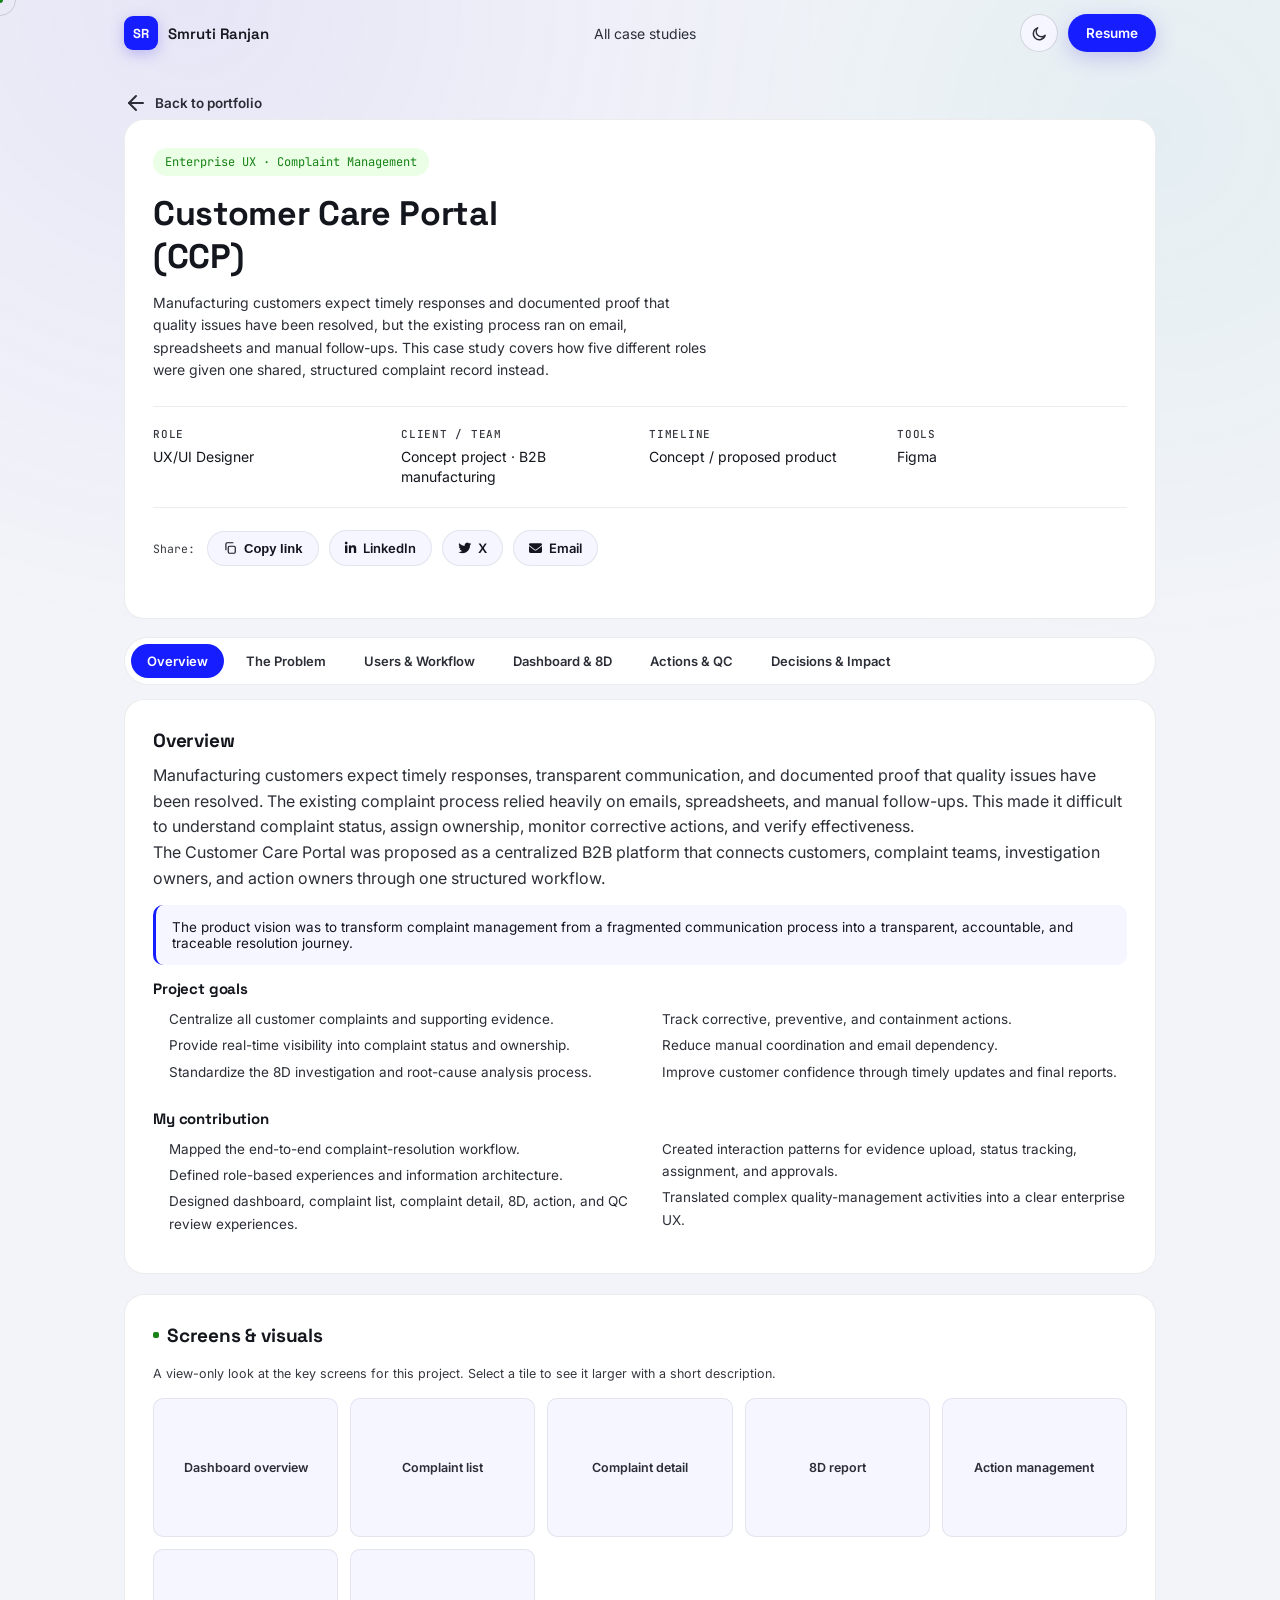
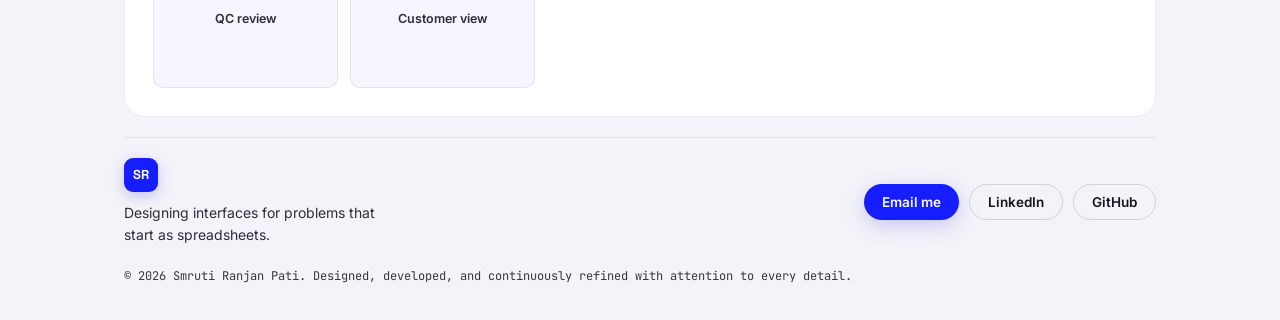
<file: customer-care-portal.html>
<!doctype html>
<html lang="en">
  <head>
    <meta charset="UTF-8" />
    <meta
      name="viewport"
      content="width=device-width, initial-scale=1.0, viewport-fit=cover"
    />
    <link rel="icon" type="image/x-icon" href="./assets/favicon.ico" />
    <link rel="apple-touch-icon" href="./assets/favicon.ico" />
    <title>Customer Care Portal - Case Study - Smruti Ranjan Pati</title>
    <meta
      name="description"
      content="A concept case study for a B2B complaint-management portal that replaces email-based coordination with a role-based dashboard, structured 8D investigation workflow and dedicated action tracking."
    />
    <meta name="author" content="Smruti Ranjan Pati" />
    <meta name="theme-color" content="#0A0B0F" />

    <link rel="preconnect" href="https://fonts.googleapis.com" />
    <link rel="preconnect" href="https://fonts.gstatic.com" crossorigin />
    <link rel="preconnect" href="https://cdnjs.cloudflare.com" crossorigin />
    <link
      href="https://fonts.googleapis.com/css2?family=Space+Grotesk:wght@400;500;600;700&family=Inter:wght@400;500;600;700;800&family=JetBrains+Mono:wght@400;500&display=swap"
      rel="stylesheet"
    />
    <link
      rel="preload"
      as="style"
      href="https://cdnjs.cloudflare.com/ajax/libs/font-awesome/6.7.2/css/all.min.css"
      onload="
        this.onload = null;
        this.rel = 'stylesheet';
      "
    />
    <noscript>
      <link
        rel="stylesheet"
        href="https://cdnjs.cloudflare.com/ajax/libs/font-awesome/6.7.2/css/all.min.css"
      />
    </noscript>

    <link rel="stylesheet" href="style.css" />
    <script>
      (function () {
        var saved = localStorage.getItem("sr-theme");
        var theme =
          saved ||
          (window.matchMedia("(prefers-color-scheme: light)").matches
            ? "light"
            : "dark");
        if (theme === "light")
          document.documentElement.setAttribute("data-theme", "light");
      })();
    </script>
    <!-- Google tag (gtag.js) -->
    <script
      async
      src="https://www.googletagmanager.com/gtag/js?id=G-1DMZH038V6"
    ></script>
    <script>
      window.dataLayer = window.dataLayer || [];
      function gtag() {
        dataLayer.push(arguments);
      }
      gtag("js", new Date());

      gtag("config", "G-1DMZH038V6");
    </script>
  </head>

  <body>
    <div class="cursor-dot" id="cursorDot" aria-hidden="true"></div>
    <div class="cursor-ring" id="cursorRing" aria-hidden="true"></div>

    <header class="topnav" id="topnav">
      <div class="topnav-inner">
        <a href="index.html" class="brand">
          <span class="brand-mark">SR</span>
          <span class="brand-name">Smruti Ranjan</span>
        </a>
        <nav class="nav-links" aria-label="Primary">
          <a href="index.html#work">All case studies</a>
        </nav>
        <div class="nav-cta">
          <button
            class="theme-toggle"
            id="themeToggle"
            type="button"
            aria-label="Toggle dark / light mode"
          >
            <svg
              class="icon-sun"
              viewBox="0 0 24 24"
              fill="none"
              stroke="currentColor"
              stroke-width="2"
              stroke-linecap="round"
              aria-hidden="true"
            >
              <circle cx="12" cy="12" r="4.5" />
              <path
                d="M12 2.5v2.5M12 19v2.5M4.6 4.6l1.8 1.8M17.6 17.6l1.8 1.8M2.5 12H5M19 12h2.5M4.6 19.4l1.8-1.8M17.6 6.4l1.8-1.8"
              />
            </svg>
            <svg
              class="icon-moon"
              viewBox="0 0 24 24"
              fill="none"
              stroke="currentColor"
              stroke-width="2"
              stroke-linecap="round"
              stroke-linejoin="round"
              aria-hidden="true"
            >
              <path d="M20 14.5A8.5 8.5 0 1 1 9.5 4a6.5 6.5 0 0 0 10.5 10.5Z" />
            </svg>
          </button>
          <a
            class="btn btn-solid magnetic"
            href="Smruti_Ranjan_Pati_Resume.pdf"
            target="_blank"
            rel="noopener"
            >Resume</a
          >
        </div>
      </div>
    </header>

    <main>
      <a class="cs-back" href="index.html#work">
        <svg
          xmlns="http://www.w3.org/2000/svg"
          width="24"
          height="24"
          viewBox="0 0 24 24"
          fill="none"
          stroke="currentColor"
          stroke-width="2"
          stroke-linecap="round"
          stroke-linejoin="round"
          class="lucide lucide-arrow-left"
        >
          <path d="m12 19-7-7 7-7" />
          <path d="M19 12H5" />
        </svg>
        Back to portfolio
      </a>

      <section class="card cs-hero reveal">
        <span class="cs-eyebrow">Enterprise UX · Complaint Management</span>
        <h1>Customer Care Portal (CCP)</h1>
        <p class="about-text">
          Manufacturing customers expect timely responses and documented proof
          that quality issues have been resolved, but the existing process ran
          on email, spreadsheets and manual follow-ups. This case study covers
          how five different roles were given one shared, structured complaint
          record instead.
        </p>

        <div class="cs-meta-grid">
          <div class="cs-meta-item">
            <h4>Role</h4>
            <p>UX/UI Designer</p>
          </div>
          <div class="cs-meta-item">
            <h4>Client / Team</h4>
            <p>Concept project · B2B manufacturing</p>
          </div>
          <div class="cs-meta-item">
            <h4>Timeline</h4>
            <p>Concept / proposed product</p>
          </div>
          <div class="cs-meta-item">
            <h4>Tools</h4>
            <p>Figma</p>
          </div>
        </div>

        <div
          class="cs-share-row"
          data-share-url="https://smrutiranjanpati.github.io/Smruti-ranjan/customer-care-portal.html"
          data-share-title="Customer Care Portal"
        >
          <span class="cs-share-label">Share:</span>
          <button
            class="share-btn copy-btn"
            data-path="customer-care-portal.html"
            title="Copy case study link"
            aria-label="Copy case study link"
          >
            <svg
              viewBox="0 0 24 24"
              fill="none"
              stroke="currentColor"
              stroke-width="2"
              stroke-linecap="round"
              stroke-linejoin="round"
            >
              <rect x="9" y="9" width="12" height="12" rx="2" />
              <path d="M5 15V5a2 2 0 0 1 2-2h10" />
            </svg>
            <span class="share-btn-label">Copy link</span>
            <span class="copy-toast">Link copied</span>
          </button>
          <a
            class="share-btn"
            href="https://www.linkedin.com/sharing/share-offsite/?url=https://smrutiranjanpati.github.io/Smruti-ranjan/customer-care-portal.html"
            target="_blank"
            rel="noopener"
          >
            <i class="fab fa-linkedin-in" aria-hidden="true"></i
            ><span class="share-btn-label">LinkedIn</span>
          </a>
          <a
            class="share-btn"
            href="https://twitter.com/intent/tweet?url=https://smrutiranjanpati.github.io/Smruti-ranjan/customer-care-portal.html&amp;text=Customer%20Care%20Portal%20-%20a%20case%20study%20by%20Smruti%20Ranjan%20Pati"
            target="_blank"
            rel="noopener"
          >
            <i class="fa-brands fa-twitter" aria-hidden="true"></i
            ><span class="share-btn-label">X</span>
          </a>
          <a
            class="share-btn"
            href="mailto:?subject=Customer%20Care%20Portal%20-%20Case%20Study&amp;body=Customer%20Care%20Portal%20-%20a%20case%20study%20by%20Smruti%20Ranjan%20Pati%0A%0Ahttps://smrutiranjanpati.github.io/Smruti-ranjan/customer-care-portal.html"
          >
            <i class="fas fa-envelope" aria-hidden="true"></i
            ><span class="share-btn-label">Email</span>
          </a>
        </div>
      </section>

      <nav class="cs-tabs" id="csTabs">
        <button type="button" class="cs-tab active" data-tab="panel-overview">
          Overview
        </button>
        <button type="button" class="cs-tab" data-tab="panel-problem">
          The Problem
        </button>
        <button type="button" class="cs-tab" data-tab="panel-users">
          Users &amp; Workflow
        </button>
        <button type="button" class="cs-tab" data-tab="panel-dashboard">
          Dashboard &amp; 8D
        </button>
        <button type="button" class="cs-tab" data-tab="panel-actions">
          Actions &amp; QC
        </button>
        <button type="button" class="cs-tab" data-tab="panel-impact">
          Decisions &amp; Impact
        </button>
      </nav>

      <section class="card cs-panel-wrap reveal">
        <div class="cs-panel active" id="panel-overview">
          <h2 class="panel-title">Overview</h2>
          <p class="body-text">
            Manufacturing customers expect timely responses, transparent
            communication, and documented proof that quality issues have been
            resolved. The existing complaint process relied heavily on emails,
            spreadsheets, and manual follow-ups. This made it difficult to
            understand complaint status, assign ownership, monitor corrective
            actions, and verify effectiveness.
          </p>
          <p class="body-text">
            The Customer Care Portal was proposed as a centralized B2B platform
            that connects customers, complaint teams, investigation owners, and
            action owners through one structured workflow.
          </p>
          <div class="callout">
            The product vision was to transform complaint management from a
            fragmented communication process into a transparent, accountable,
            and traceable resolution journey.
          </div>
          <h3 class="block-title">Project goals</h3>
          <ul class="plain-list two-col">
            <li>Centralize all customer complaints and supporting evidence.</li>
            <li>
              Provide real-time visibility into complaint status and ownership.
            </li>
            <li>
              Standardize the 8D investigation and root-cause analysis process.
            </li>
            <li>Track corrective, preventive, and containment actions.</li>
            <li>Reduce manual coordination and email dependency.</li>
            <li>
              Improve customer confidence through timely updates and final
              reports.
            </li>
          </ul>
          <h3 class="block-title">My contribution</h3>
          <ul class="plain-list two-col">
            <li>Mapped the end-to-end complaint-resolution workflow.</li>
            <li>
              Defined role-based experiences and information architecture.
            </li>
            <li>
              Designed dashboard, complaint list, complaint detail, 8D, action,
              and QC review experiences.
            </li>
            <li>
              Created interaction patterns for evidence upload, status tracking,
              assignment, and approvals.
            </li>
            <li>
              Translated complex quality-management activities into a clear
              enterprise UX.
            </li>
          </ul>
        </div>

        <div class="cs-panel" id="panel-problem">
          <h2 class="panel-title">The Problem</h2>
          <p class="body-text">
            The previous process began when a customer raised a complaint
            through email or phone. The complaint creator collected additional
            details, the coordinator assigned an owner, and the resolution team
            exchanged documents and updates until the 8D report was completed.
          </p>
          <p class="body-text">
            Because each stage was handled through separate messages and files,
            stakeholders lacked a shared view of the complaint lifecycle.
            Customers had limited visibility, while internal teams spent
            significant time searching for information and following up with
            owners.
          </p>
          <div class="pair-grid">
            <div class="pair-card">
              <div class="pair-title">
                Complaints managed through multiple emails
              </div>
              <div class="pair-desc">
                Information became scattered and difficult to retrieve.
              </div>
            </div>
            <div class="pair-card">
              <div class="pair-title">No centralized dashboard</div>
              <div class="pair-desc">
                Management could not quickly understand complaint volume or
                bottlenecks.
              </div>
            </div>
            <div class="pair-card">
              <div class="pair-title">Manual assignment and follow-ups</div>
              <div class="pair-desc">
                Investigation and corrective actions could be delayed.
              </div>
            </div>
            <div class="pair-card">
              <div class="pair-title">Evidence stored across attachments</div>
              <div class="pair-desc">
                Reviewing proof and previous decisions became time-consuming.
              </div>
            </div>
            <div class="pair-card">
              <div class="pair-title">Unclear action ownership</div>
              <div class="pair-desc">
                Corrective actions could remain pending without visibility.
              </div>
            </div>
            <div class="pair-card">
              <div class="pair-title">No structured closure verification</div>
              <div class="pair-desc">
                Teams could not easily confirm whether the solution remained
                effective.
              </div>
            </div>
          </div>
        </div>

        <div class="cs-panel" id="panel-users">
          <h2 class="panel-title">Users &amp; Workflow</h2>
          <p class="body-text">
            The key UX challenge was to support five roles with different
            responsibilities while keeping every user connected to the same
            complaint record.
          </p>
          <div class="profile-rows">
            <div class="profile-row">
              <div class="profile-avatar">CU</div>
              <div class="profile-row-wrap">
                <div class="profile-row-body">
                  <h4>Customer</h4>
                  <p>Raises and tracks complaints; reviews resolution.</p>
                </div>
                <span class="profile-badge">Visibility and confidence</span>
              </div>
            </div>
            <div class="profile-row">
              <div class="profile-avatar">CR</div>
               <div class="profile-row-wrap">
              <div class="profile-row-body">
                <h4>Complaint Creator</h4>
                <p>Adds detailed problem information and evidence.</p>
              </div>
              <span class="profile-badge">Accurate records</span>
              </div>
            </div>
            <div class="profile-row">
              <div class="profile-avatar">CO</div>
               <div class="profile-row-wrap">
              <div class="profile-row-body">
                <h4>Complaint Coordinator</h4>
                <p>
                  Assigns owners, monitors progress, and performs QC review.
                </p>
              </div>
              <span class="profile-badge">Control and accountability</span>
              </div>
            </div>
            <div class="profile-row">
              <div class="profile-avatar">RO</div>
               <div class="profile-row-wrap">
              <div class="profile-row-body">
                <h4>Resolution Owner</h4>
                <p>Leads investigation and completes the 8D report.</p>
              </div>
              <span class="profile-badge">Structured investigation</span>
              </div>
            </div>
            <div class="profile-row">
              <div class="profile-avatar">AO</div>
               <div class="profile-row-wrap">
              <div class="profile-row-body">
                <h4>Action Owner</h4>
                <p>Completes assigned corrective or preventive actions.</p>
              </div>
              <span class="profile-badge">Clear tasks and deadlines</span>
              </div>
            </div>
          </div>
          <div class="callout">
            The solution used role-based dashboards and permissions, but
            maintained a shared source of truth for complaint details, actions,
            evidence, approvals, and activity history.
          </div>
          <h3 class="block-title">End-to-end workflow</h3>
          <p class="body-text">
            The information architecture was organized around the complaint
            lifecycle rather than individual departments, so users knew where to
            go based on the task at hand.
          </p>
          <div class="cs-timeline">
            <div class="cs-timeline-item">
              <div class="cs-timeline-rail">
                <div class="cs-timeline-node"></div>
                <div class="cs-timeline-line"></div>
              </div>
              <div class="cs-timeline-body">
                <h4>Complaint raised</h4>
                <p>Basic complaint is submitted and receives a unique ID.</p>
                <span class="cs-timeline-owner">Customer</span>
              </div>
            </div>
            <div class="cs-timeline-item">
              <div class="cs-timeline-rail">
                <div class="cs-timeline-node"></div>
                <div class="cs-timeline-line"></div>
              </div>
              <div class="cs-timeline-body">
                <h4>Complaint documented</h4>
                <p>Detailed problem information and evidence are added.</p>
                <span class="cs-timeline-owner">Complaint Creator</span>
              </div>
            </div>
            <div class="cs-timeline-item">
              <div class="cs-timeline-rail">
                <div class="cs-timeline-node"></div>
                <div class="cs-timeline-line"></div>
              </div>
              <div class="cs-timeline-body">
                <h4>Coordination</h4>
                <p>
                  Resolution owner is assigned and priorities are confirmed.
                </p>
                <span class="cs-timeline-owner">Complaint Coordinator</span>
              </div>
            </div>
            <div class="cs-timeline-item">
              <div class="cs-timeline-rail">
                <div class="cs-timeline-node"></div>
                <div class="cs-timeline-line"></div>
              </div>
              <div class="cs-timeline-body">
                <h4>Investigation</h4>
                <p>Team investigates the problem and identifies root cause.</p>
                <span class="cs-timeline-owner">Resolution Owner</span>
              </div>
            </div>
            <div class="cs-timeline-item">
              <div class="cs-timeline-rail">
                <div class="cs-timeline-node"></div>
                <div class="cs-timeline-line"></div>
              </div>
              <div class="cs-timeline-body">
                <h4>Action management</h4>
                <p>
                  Corrective and preventive actions are assigned and completed.
                </p>
                <span class="cs-timeline-owner"
                  >Resolution Owner / Action Owner</span
                >
              </div>
            </div>
            <div class="cs-timeline-item">
              <div class="cs-timeline-rail">
                <div class="cs-timeline-node"></div>
                <div class="cs-timeline-line"></div>
              </div>
              <div class="cs-timeline-body">
                <h4>RCA and 8D completion</h4>
                <p>Fishbone, 5 Why, RCA, and 8D documentation are completed.</p>
                <span class="cs-timeline-owner">Resolution Owner</span>
              </div>
            </div>
            <div class="cs-timeline-item">
              <div class="cs-timeline-rail">
                <div class="cs-timeline-node"></div>
                <div class="cs-timeline-line"></div>
              </div>
              <div class="cs-timeline-body">
                <h4>QC review</h4>
                <p>Report is approved or returned with actionable feedback.</p>
                <span class="cs-timeline-owner">Complaint Coordinator</span>
              </div>
            </div>
            <div class="cs-timeline-item">
              <div class="cs-timeline-rail">
                <div class="cs-timeline-node"></div>
                <div class="cs-timeline-line"></div>
              </div>
              <div class="cs-timeline-body">
                <h4>Customer review and closure</h4>
                <p>
                  Customer receives the final report and confirms resolution.
                </p>
                <span class="cs-timeline-owner"
                  >Complaint Creator / Customer</span
                >
              </div>
            </div>
            <div class="cs-timeline-item">
              <div class="cs-timeline-rail">
                <div class="cs-timeline-node"></div>
                <div class="cs-timeline-line" style="display: none"></div>
              </div>
              <div class="cs-timeline-body">
                <h4>Effectiveness verification</h4>
                <p>Corrective action is verified after closure.</p>
                <span class="cs-timeline-owner">Complaint Creator</span>
              </div>
            </div>
          </div>
          <h3 class="block-title">Information architecture</h3>
          <div class="kv-list">
            <div class="kv-list-item">
              <div class="kv-label">Dashboard</div>
              <div class="kv-value">
                Overview, metrics, pending work, recent complaints, alerts
              </div>
            </div>
            <div class="kv-list-item">
              <div class="kv-label">Complaints</div>
              <div class="kv-value">
                All complaints, my complaints, assigned complaints, closed
                complaints
              </div>
            </div>
            <div class="kv-list-item">
              <div class="kv-label">8D Reports</div>
              <div class="kv-value">
                Reports in progress, pending review, completed reports
              </div>
            </div>
            <div class="kv-list-item">
              <div class="kv-label">Action Management</div>
              <div class="kv-value">
                My actions, team actions, overdue actions
              </div>
            </div>
            <div class="kv-list-item">
              <div class="kv-label">Reports and Analytics</div>
              <div class="kv-value">
                Complaint trends, resolution time, recurring issues
              </div>
            </div>
          </div>
        </div>

        <div class="cs-panel" id="panel-dashboard">
          <h2 class="panel-title">Dashboard &amp; 8D</h2>
          <p class="body-text">
            The dashboard was designed as the central visibility layer for the
            portal. It does more than display complaint counts; it helps users
            identify what requires attention immediately.
          </p>
          <h3 class="block-title">Key dashboard metrics</h3>
          <div class="metrics-grid">
            <div class="metric-chip">Total complaints</div>
            <div class="metric-chip">Open complaints</div>
            <div class="metric-chip">Complaints under investigation</div>
            <div class="metric-chip">Pending QC reviews</div>
            <div class="metric-chip">Overdue actions</div>
            <div class="metric-chip">Closed complaints</div>
            <div class="metric-chip">Average resolution time</div>
            <div class="metric-chip">Effectiveness verification pending</div>
          </div>
          <div class="callout">
            The most important design principle was to make the next action
            visible, not just the current number.
          </div>
          <h3 class="block-title">Progressive complaint creation</h3>
          <p class="body-text">
            The complaint submission process was divided into two levels.
            Customers provide basic information first, while the complaint
            creator completes the technical and operational details required for
            investigation.
          </p>
          <h3 class="block-title">Basic complaint information (customer)</h3>
          <ul class="plain-list two-col">
            <li>Customer and contact details</li>
            <li>Product or part number</li>
            <li>Complaint title and description</li>
            <li>Date of occurrence</li>
            <li>Priority and category</li>
            <li>Initial attachments</li>
          </ul>
          <h3 class="block-title">
            Detailed complaint information (complaint creator)
          </h3>
          <ul class="plain-list two-col">
            <li>Problem statement</li>
            <li>Quantity affected</li>
            <li>Batch or lot number</li>
            <li>How the issue was detected</li>
            <li>Customer impact</li>
            <li>Immediate containment</li>
            <li>Supporting evidence and documents</li>
          </ul>
          <p class="body-text">
            The complaint detail screen acts as the single source of truth. It
            combines complaint information, 8D progress, actions, evidence, and
            the activity timeline in one place, eliminating the need to search
            across email threads.
          </p>
          <h3 class="block-title">8D report &amp; root-cause analysis</h3>
          <p class="body-text">
            The 8D report was treated as a living investigation record rather
            than a static document completed at the end. Each section can be
            updated as the investigation progresses.
          </p>
          <div class="discipline-grid">
            <div class="discipline-card">
              <div class="code">D0</div>
              <div class="purpose">Prepare and plan the response.</div>
            </div>
            <div class="discipline-card">
              <div class="code">D1</div>
              <div class="purpose">Establish the investigation team.</div>
            </div>
            <div class="discipline-card">
              <div class="code">D2</div>
              <div class="purpose">
                Describe the problem using measurable information.
              </div>
            </div>
            <div class="discipline-card">
              <div class="code">D3</div>
              <div class="purpose">
                Implement immediate containment actions.
              </div>
            </div>
            <div class="discipline-card">
              <div class="code">D4</div>
              <div class="purpose">Identify and validate the root cause.</div>
            </div>
            <div class="discipline-card">
              <div class="code">D5</div>
              <div class="purpose">Select permanent corrective actions.</div>
            </div>
            <div class="discipline-card">
              <div class="code">D6</div>
              <div class="purpose">
                Implement and validate corrective actions.
              </div>
            </div>
            <div class="discipline-card">
              <div class="code">D7</div>
              <div class="purpose">
                Prevent recurrence through systemic improvements.
              </div>
            </div>
            <div class="discipline-card">
              <div class="code">D8</div>
              <div class="purpose">
                Recognize the team and close the process.
              </div>
            </div>
          </div>
          <h3 class="block-title">Analysis tools</h3>
          <ul class="plain-list">
            <li>
              Fishbone analysis for exploring possible causes across Man,
              Machine, Method, Material, Measurement, and Environment.
            </li>
            <li>
              5 Why analysis for moving from the observed symptom to the
              underlying cause.
            </li>
            <li>
              RCA document for summarizing findings, evidence, root cause, and
              selected actions.
            </li>
          </ul>
        </div>

        <div class="cs-panel" id="panel-actions">
          <h2 class="panel-title">Actions &amp; QC</h2>
          <p class="body-text">
            Corrective and preventive actions are central to successful
            complaint resolution. The portal provides a dedicated
            action-management experience so that each action has a clear owner,
            due date, expected outcome, and evidence requirement.
          </p>
          <div class="pair-grid">
            <div class="pair-card">
              <div class="pair-title">Action ID</div>
              <div class="pair-desc">
                Unique reference connected to the complaint.
              </div>
            </div>
            <div class="pair-card">
              <div class="pair-title">Action description</div>
              <div class="pair-desc">Defines what must be completed.</div>
            </div>
            <div class="pair-card">
              <div class="pair-title">Action type</div>
              <div class="pair-desc">
                Corrective, preventive, or containment.
              </div>
            </div>
            <div class="pair-card">
              <div class="pair-title">Action owner</div>
              <div class="pair-desc">
                Identifies the responsible person or team.
              </div>
            </div>
            <div class="pair-card">
              <div class="pair-title">Due date</div>
              <div class="pair-desc">
                Supports deadline and overdue tracking.
              </div>
            </div>
            <div class="pair-card">
              <div class="pair-title">Evidence</div>
              <div class="pair-desc">Stores proof of completion.</div>
            </div>
            <div class="pair-card">
              <div class="pair-title">Review status</div>
              <div class="pair-desc">
                Shows whether the action is approved or needs rework.
              </div>
            </div>
          </div>
          <div class="steps-row">
            <span class="step-chip">Created</span>
            <span class="step-chip">Assigned</span>
            <span class="step-chip">In Progress</span>
            <span class="step-chip">Evidence Submitted</span>
            <span class="step-chip">Resolution Owner Review</span>
            <span class="step-chip">Approved / Rework Requested</span>
            <span class="step-chip final">Completed</span>
          </div>
          <h3 class="block-title">QC review &amp; customer closure</h3>
          <p class="body-text">
            The QC stage ensures that the 8D report is complete, accurate, and
            ready to be shared with the customer. Reviewers can verify complaint
            details, root cause, action evidence, RCA documentation, and
            effectiveness planning.
          </p>
          <ul class="plain-list">
            <li>Approved reports move forward to customer review.</li>
            <li>
              Incomplete reports are returned with section-level feedback.
            </li>
            <li>
              Feedback identifies what must be corrected, who must update it,
              and what happens next.
            </li>
            <li>
              The customer can review the final report, provide feedback, and
              confirm resolution.
            </li>
          </ul>
          <div class="callout">
            Complaint closure and effectiveness verification were intentionally
            separated. A complaint may be closed after customer confirmation,
            while effectiveness verification can happen later to confirm that
            the corrective action remains successful.
          </div>
        </div>

        <div class="cs-panel" id="panel-impact">
          <h2 class="panel-title">Decisions &amp; Impact</h2>
          <h3 class="block-title">Key UX decisions</h3>
          <div class="pair-grid">
            <div class="pair-card">
              <div class="pair-title">Role-based dashboards</div>
              <div class="pair-desc">
                Prevents information overload and surfaces the work relevant to
                each user.
              </div>
            </div>
            <div class="pair-card">
              <div class="pair-title">Progressive disclosure</div>
              <div class="pair-desc">
                Customers can raise complaints without completing a complex
                technical form.
              </div>
            </div>
            <div class="pair-card">
              <div class="pair-title">Single complaint record</div>
              <div class="pair-desc">
                Creates one reliable place for details, evidence, actions, and
                history.
              </div>
            </div>
            <div class="pair-card">
              <div class="pair-title">Structured 8D workflow</div>
              <div class="pair-desc">
                Makes a complex quality methodology easier to complete
                consistently.
              </div>
            </div>
            <div class="pair-card">
              <div class="pair-title">Dedicated action management</div>
              <div class="pair-desc">
                Improves accountability by connecting owners, due dates, and
                evidence.
              </div>
            </div>
            <div class="pair-card">
              <div class="pair-title">Activity timeline</div>
              <div class="pair-desc">
                Provides traceability for every important update and handoff.
              </div>
            </div>
            <div class="pair-card">
              <div class="pair-title">Actionable QC feedback</div>
              <div class="pair-desc">
                Reduces rework and avoids unclear approval comments.
              </div>
            </div>
          </div>
          <h3 class="block-title">Expected impact</h3>
          <p class="body-text">
            The following outcomes are proposed targets for the product concept.
            They should be replaced with validated metrics if the portal is
            implemented and measured.
          </p>
          <div class="pair-grid">
            <div class="pair-card">
              <div class="pair-title">Customer experience</div>
              <div class="pair-desc">
                Customers can track complaints without repeated follow-up
                emails.
              </div>
            </div>
            <div class="pair-card">
              <div class="pair-title">Operational visibility</div>
              <div class="pair-desc">
                Management can monitor complaint volume, status, ownership, and
                bottlenecks.
              </div>
            </div>
            <div class="pair-card">
              <div class="pair-title">Resolution process</div>
              <div class="pair-desc">
                A standardized 8D workflow improves consistency and
                traceability.
              </div>
            </div>
            <div class="pair-card">
              <div class="pair-title">Action completion</div>
              <div class="pair-desc">
                Owners and due dates make corrective actions easier to monitor.
              </div>
            </div>
            <div class="pair-card">
              <div class="pair-title">Quality assurance</div>
              <div class="pair-desc">
                QC review provides a controlled approval stage before customer
                communication.
              </div>
            </div>
            <div class="pair-card">
              <div class="pair-title">Knowledge management</div>
              <div class="pair-desc">
                Centralized evidence and RCA records support future problem
                prevention.
              </div>
            </div>
          </div>
          <h3 class="block-title">Conclusion</h3>
          <p class="body-text">
            The Customer Care Portal is more than a complaint-tracking system.
            It is a customer-centric quality ecosystem that connects complaint
            intake, investigation, corrective actions, quality review, customer
            communication, and effectiveness verification.
          </p>
          <p class="body-text">
            By replacing fragmented email-based coordination with a shared,
            role-based workflow, the product creates visibility at every stage
            and accountability for every action.
          </p>
          <div class="callout">
            Every complaint should have a clear status, every action should have
            an owner, and every resolution should have traceable evidence.
          </div>
        </div>
      </section>

      <section class="card reveal" style="margin-top: 20px" id="gallery">
        <h2 class="card-title">Screens &amp; visuals</h2>
        <p class="gallery-note">
          A view-only look at the key screens for this project. Select a tile to
          see it larger with a short description.
        </p>
        <div class="gallery-grid">
          <button
            type="button"
            class="gallery-tile"
            data-label="Dashboard overview"
            data-desc="Role-based dashboard surfacing open complaints, pending QC reviews, overdue actions and effectiveness checks - built to show the next action, not just a count."
          >
            <span class="placeholder-label">Dashboard overview</span>
            <span class="view-hint">View screen</span>
          </button>
          <button
            type="button"
            class="gallery-tile"
            data-label="Complaint list"
            data-desc="Filterable list of all complaints, my complaints, assigned complaints and closed complaints in one shared view."
          >
            <span class="placeholder-label">Complaint list</span>
            <span class="view-hint">View screen</span>
          </button>
          <button
            type="button"
            class="gallery-tile"
            data-label="Complaint detail"
            data-desc="The single source of truth: complaint information, 8D progress, actions, evidence and the activity timeline combined in one screen."
          >
            <span class="placeholder-label">Complaint detail</span>
            <span class="view-hint">View screen</span>
          </button>
          <button
            type="button"
            class="gallery-tile"
            data-label="8D report"
            data-desc="D0-D8 investigation record with Fishbone and 5 Why analysis tools, updated live as the investigation progresses."
          >
            <span class="placeholder-label">8D report</span>
            <span class="view-hint">View screen</span>
          </button>
          <button
            type="button"
            class="gallery-tile"
            data-label="Action management"
            data-desc="Every corrective, preventive or containment action with a clear owner, due date, evidence requirement and review status."
          >
            <span class="placeholder-label">Action management</span>
            <span class="view-hint">View screen</span>
          </button>
          <button
            type="button"
            class="gallery-tile"
            data-label="QC review"
            data-desc="Section-level approval workflow that returns incomplete reports with actionable feedback before they reach the customer."
          >
            <span class="placeholder-label">QC review</span>
            <span class="view-hint">View screen</span>
          </button>
          <button
            type="button"
            class="gallery-tile"
            data-label="Customer view"
            data-desc="The simplified view customers see: complaint status, final report and confirmation of resolution."
          >
            <span class="placeholder-label">Customer view</span>
            <span class="view-hint">View screen</span>
          </button>
        </div>
      </section>

      <section
        class="card reveal"
        style="margin-top: 20px"
        id="moreCaseStudies"
        data-current-id="customer-care-portal"
      >
        <h2 class="card-title">More case studies</h2>
        <div class="more-cs-viewport">
          <div class="more-cs-track"></div>
          <div class="more-cs-nav">
            <button
              class="more-cs-arrow"
              data-more-cs="prev"
              aria-label="Scroll left"
            >
              <svg
                viewBox="0 0 24 24"
                fill="none"
                stroke="currentColor"
                stroke-width="2"
                stroke-linecap="round"
              >
                <path d="M15 18l-6-6 6-6" />
              </svg>
            </button>
            <button
              class="more-cs-arrow"
              data-more-cs="next"
              aria-label="Scroll right"
            >
              <svg
                viewBox="0 0 24 24"
                fill="none"
                stroke="currentColor"
                stroke-width="2"
                stroke-linecap="round"
              >
                <path d="M9 18l6-6-6-6" />
              </svg>
            </button>
          </div>
        </div>
      </section>

      <footer class="site-footer">
        <div class="footer-inner">
          <div>
            <span class="brand-mark">SR</span>
            <p class="footer-tag">
              Designing interfaces for problems that start as spreadsheets.
            </p>
          </div>
          <div class="footer-actions">
            <a class="btn btn-solid magnetic" href="mailto:smrutirtg@gmail.com"
              >Email me</a
            >
            <a
              class="btn btn-outline magnetic"
              href="https://www.linkedin.com/in/smruti-ranjan007"
              target="_blank"
              rel="noopener"
              >LinkedIn</a
            >
            <a
              class="btn btn-outline magnetic"
              href="https://github.com/SmrutiRanjanPati"
              target="_blank"
              rel="noopener"
              >GitHub</a
            >
          </div>
        </div>
        <p class="footer-copy">
          © <span id="year"></span> Smruti Ranjan Pati. Designed, developed, and
          continuously refined with attention to every detail.
        </p>
      </footer>
    </main>

    <!-- Lightbox: view-only screen preview + description -->
    <div class="lightbox" id="lightbox" hidden>
      <div class="lightbox-content">
        <div class="lightbox-visual"></div>
        <div class="lightbox-body">
          <button class="lightbox-close" type="button" aria-label="Close">
            ✕
          </button>
          <h4></h4>
          <p></p>
        </div>
      </div>
    </div>

    <script src="script.js" defer></script>
  </body>
</html>
</file>
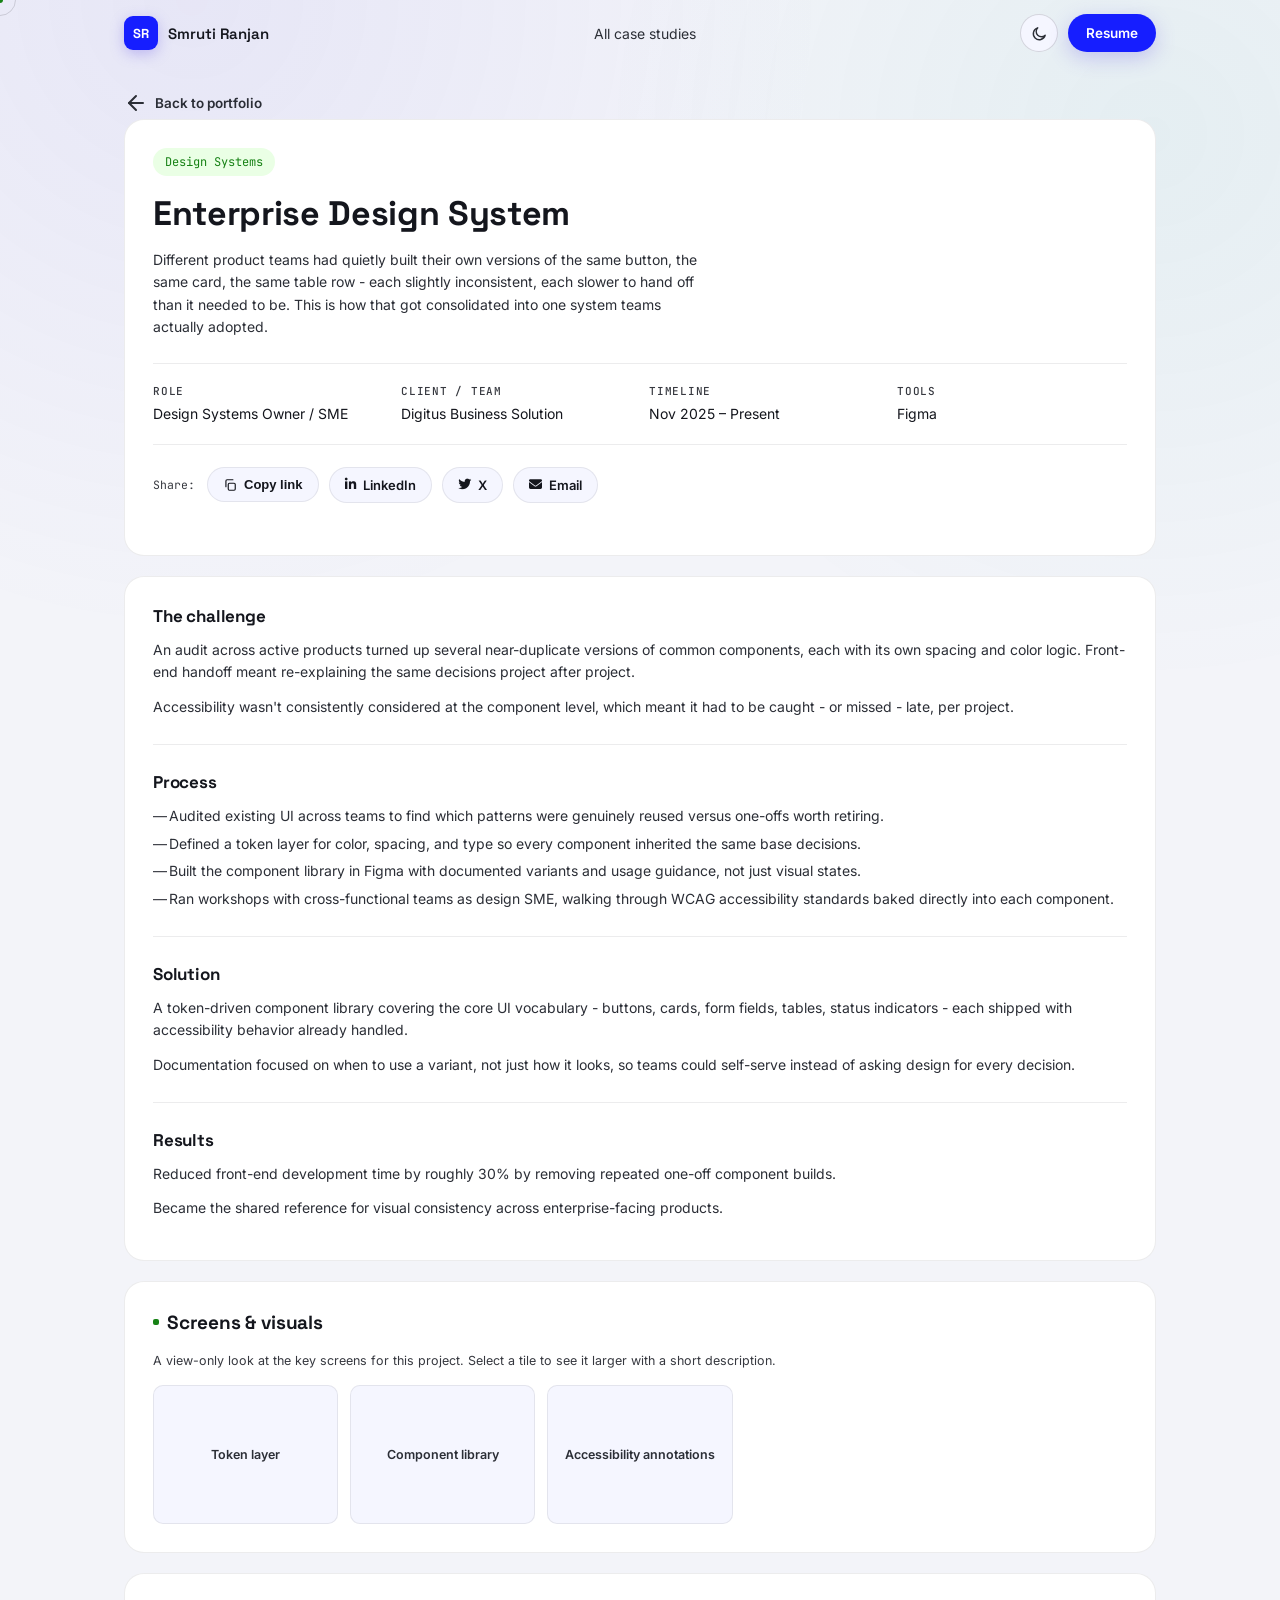
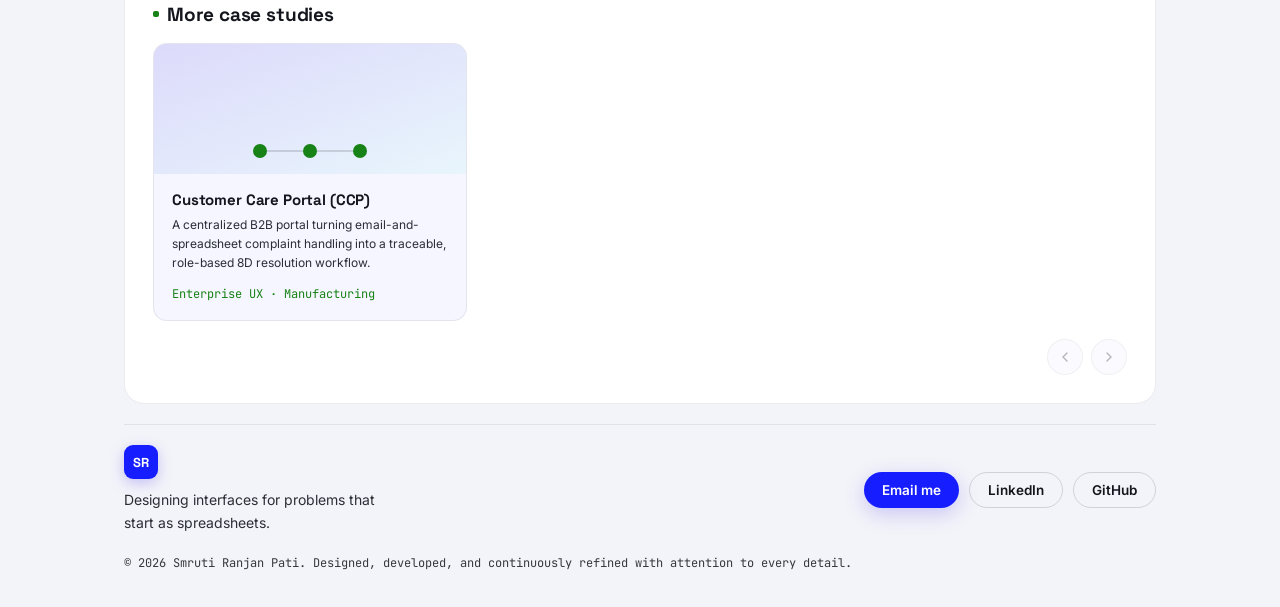
<file: design-system.html>
<!doctype html>
<html lang="en">

<head>
  <meta charset="UTF-8" />
  <meta name="viewport" content="width=device-width, initial-scale=1.0, viewport-fit=cover" />
  <link rel="icon" type="image/x-icon" href="./assets/favicon.ico" />
  <link rel="apple-touch-icon" href="./assets/favicon.ico" />
  <title>Enterprise Design System - Case Study - Smruti Ranjan Pati</title>
  <meta name="description" content="Building and rolling out a reusable component library and token set that standardised UI across teams and cut front-end handoff time by 30%." />
  <meta name="author" content="Smruti Ranjan Pati" />
  <meta name="theme-color" content="#0A0B0F" />

  <link rel="preconnect" href="https://fonts.googleapis.com" />
  <link rel="preconnect" href="https://fonts.gstatic.com" crossorigin />
  <link rel="preconnect" href="https://cdnjs.cloudflare.com" crossorigin />
  <link
    href="https://fonts.googleapis.com/css2?family=Space+Grotesk:wght@400;500;600;700&family=Inter:wght@400;500;600;700;800&family=JetBrains+Mono:wght@400;500&display=swap"
    rel="stylesheet" />
  <link rel="preload" as="style" href="https://cdnjs.cloudflare.com/ajax/libs/font-awesome/6.7.2/css/all.min.css"
    onload="this.onload = null; this.rel = 'stylesheet';" />
  <noscript>
    <link rel="stylesheet" href="https://cdnjs.cloudflare.com/ajax/libs/font-awesome/6.7.2/css/all.min.css" />
  </noscript>

  <link rel="stylesheet" href="style.css" />
  <script>
    (function () {
      var saved = localStorage.getItem("sr-theme");
      var theme = saved || (window.matchMedia("(prefers-color-scheme: light)").matches ? "light" : "dark");
      if (theme === "light") document.documentElement.setAttribute("data-theme", "light");
    })();
  </script>
   <!-- Google tag (gtag.js) -->
    <script
      async
      src="https://www.googletagmanager.com/gtag/js?id=G-1DMZH038V6"
    ></script>
    <script>
      window.dataLayer = window.dataLayer || [];
      function gtag() {
        dataLayer.push(arguments);
      }
      gtag("js", new Date());

      gtag("config", "G-1DMZH038V6");
    </script>
</head>

<body>
  <div class="cursor-dot" id="cursorDot" aria-hidden="true"></div>
  <div class="cursor-ring" id="cursorRing" aria-hidden="true"></div>

  <header class="topnav" id="topnav">
    <div class="topnav-inner">
      <a href="index.html" class="brand">
        <span class="brand-mark">SR</span>
        <span class="brand-name">Smruti Ranjan</span>
      </a>
      <nav class="nav-links" aria-label="Primary">
        <a href="index.html#work">All case studies</a>
      </nav>
      <div class="nav-cta">
        <button class="theme-toggle" id="themeToggle" type="button" aria-label="Toggle dark / light mode">
          <svg class="icon-sun" viewBox="0 0 24 24" fill="none" stroke="currentColor" stroke-width="2" stroke-linecap="round" aria-hidden="true"><circle cx="12" cy="12" r="4.5" /><path d="M12 2.5v2.5M12 19v2.5M4.6 4.6l1.8 1.8M17.6 17.6l1.8 1.8M2.5 12H5M19 12h2.5M4.6 19.4l1.8-1.8M17.6 6.4l1.8-1.8" /></svg>
          <svg class="icon-moon" viewBox="0 0 24 24" fill="none" stroke="currentColor" stroke-width="2" stroke-linecap="round" stroke-linejoin="round" aria-hidden="true"><path d="M20 14.5A8.5 8.5 0 1 1 9.5 4a6.5 6.5 0 0 0 10.5 10.5Z" /></svg>
        </button>
        <a class="btn btn-solid magnetic" href="Smruti_Ranjan_Pati_Resume.pdf" target="_blank" rel="noopener">Resume</a>
      </div>
    </div>
  </header>

  <main>
    <a class="cs-back" href="index.html#work">
      <svg xmlns="http://www.w3.org/2000/svg" width="24" height="24" viewBox="0 0 24 24" fill="none" stroke="currentColor" stroke-width="2" stroke-linecap="round" stroke-linejoin="round" class="lucide lucide-arrow-left"><path d="m12 19-7-7 7-7"/><path d="M19 12H5"/></svg>
      Back to portfolio
    </a>

    <section class="card cs-hero reveal">
      <span class="cs-eyebrow">Design Systems</span>
      <h1>Enterprise Design System</h1>
      <p class="about-text">Different product teams had quietly built their own versions of the same button, the same card, the same table row - each slightly inconsistent, each slower to hand off than it needed to be. This is how that got consolidated into one system teams actually adopted.</p>

      <div class="cs-meta-grid">
        <div class="cs-meta-item"><h4>Role</h4><p>Design Systems Owner / SME</p></div>
        <div class="cs-meta-item"><h4>Client / Team</h4><p>Digitus Business Solution</p></div>
        <div class="cs-meta-item"><h4>Timeline</h4><p>Nov 2025 – Present</p></div>
        <div class="cs-meta-item"><h4>Tools</h4><p>Figma</p></div>
      </div>

      <div class="cs-share-row">
        <span class="cs-share-label">Share:</span>
        <button class="share-btn copy-btn" data-path="design-system.html" title="Copy case study link" aria-label="Copy case study link">
          <svg viewBox="0 0 24 24" fill="none" stroke="currentColor" stroke-width="2" stroke-linecap="round" stroke-linejoin="round"><rect x="9" y="9" width="12" height="12" rx="2"/><path d="M5 15V5a2 2 0 0 1 2-2h10"/></svg>
          <span class="share-btn-label">Copy link</span>
          <span class="copy-toast">Link copied</span>
        </button>
        <a class="share-btn" href="https://www.linkedin.com/sharing/share-offsite/?url=https://smrutiranjanpati.github.io/Smruti-ranjan/design-system.html" target="_blank" rel="noopener">
          <i class="fab fa-linkedin-in" aria-hidden="true"></i><span class="share-btn-label">LinkedIn</span>
        </a>
        <a class="share-btn" href="https://twitter.com/intent/tweet?url=https://smrutiranjanpati.github.io/Smruti-ranjan/design-system.html&amp;text=Enterprise%20Design%20System%20-%20a%20case%20study%20by%20Smruti%20Ranjan%20Pati" target="_blank" rel="noopener">
          <i class="fa-brands fa-twitter" aria-hidden="true"></i><span class="share-btn-label">X</span>
        </a>
        <a class="share-btn" href="mailto:?subject=Enterprise%20Design%20System%20-%20Case%20Study&amp;body=Enterprise%20Design%20System%20-%20a%20case%20study%20by%20Smruti%20Ranjan%20Pati%0A%0Ahttps://smrutiranjanpati.github.io/Smruti-ranjan/design-system.html">
          <i class="fas fa-envelope" aria-hidden="true"></i><span class="share-btn-label">Email</span>
        </a>
      </div>
    </section>

    <section class="card reveal" style="margin-top:20px;">
      <div class="cs-section">
        <h3>The challenge</h3>
        <p class="about-text">An audit across active products turned up several near-duplicate versions of common components, each with its own spacing and color logic. Front-end handoff meant re-explaining the same decisions project after project.</p>
          <p class="about-text">Accessibility wasn't consistently considered at the component level, which meant it had to be caught - or missed - late, per project.</p>
      </div>
      <div class="cs-section">
        <h3>Process</h3>
        <ul class="exp-points">
            <li>Audited existing UI across teams to find which patterns were genuinely reused versus one-offs worth retiring.</li>
            <li>Defined a token layer for color, spacing, and type so every component inherited the same base decisions.</li>
            <li>Built the component library in Figma with documented variants and usage guidance, not just visual states.</li>
            <li>Ran workshops with cross-functional teams as design SME, walking through WCAG accessibility standards baked directly into each component.</li>
        </ul>
      </div>
      <div class="cs-section">
        <h3>Solution</h3>
        <p class="about-text">A token-driven component library covering the core UI vocabulary - buttons, cards, form fields, tables, status indicators - each shipped with accessibility behavior already handled.</p>
          <p class="about-text">Documentation focused on when to use a variant, not just how it looks, so teams could self-serve instead of asking design for every decision.</p>
      </div>
      <div class="cs-section">
        <h3>Results</h3>
        <p class="about-text">Reduced front-end development time by roughly 30% by removing repeated one-off component builds.</p>
          <p class="about-text">Became the shared reference for visual consistency across enterprise-facing products.</p>
      </div>
    </section>

    <section class="card reveal" style="margin-top:20px;" id="gallery">
      <h2 class="card-title">Screens &amp; visuals</h2>
      <p class="gallery-note">A view-only look at the key screens for this project. Select a tile to see it larger with a short description.</p>
      <div class="gallery-grid">
        <button type="button" class="gallery-tile" data-label="Token layer" data-desc="Color, spacing and type tokens that every component inherits, keeping visual decisions consistent by default.">
          <span class="placeholder-label">Token layer</span>
          <span class="view-hint">View screen</span>
        </button>
        <button type="button" class="gallery-tile" data-label="Component library" data-desc="Buttons, cards, form fields, tables and status indicators, each documented with variants and usage guidance.">
          <span class="placeholder-label">Component library</span>
          <span class="view-hint">View screen</span>
        </button>
        <button type="button" class="gallery-tile" data-label="Accessibility annotations" data-desc="WCAG behavior baked into each component so accessibility is caught at build time, not at the end of a project.">
          <span class="placeholder-label">Accessibility annotations</span>
          <span class="view-hint">View screen</span>
        </button>
      </div>
    </section>

    <section class="card reveal" style="margin-top:20px;" id="moreCaseStudies" data-current-id="design-system">
      <h2 class="card-title">More case studies</h2>
      <div class="more-cs-viewport">
        <div class="more-cs-track"></div>
        <div class="more-cs-nav">
          <button class="more-cs-arrow" data-more-cs="prev" aria-label="Scroll left">
            <svg viewBox="0 0 24 24" fill="none" stroke="currentColor" stroke-width="2" stroke-linecap="round"><path d="M15 18l-6-6 6-6"/></svg>
          </button>
          <button class="more-cs-arrow" data-more-cs="next" aria-label="Scroll right">
            <svg viewBox="0 0 24 24" fill="none" stroke="currentColor" stroke-width="2" stroke-linecap="round"><path d="M9 18l6-6-6-6"/></svg>
          </button>
        </div>
      </div>
    </section>

    <footer class="site-footer">
      <div class="footer-inner">
        <div>
          <span class="brand-mark">SR</span>
          <p class="footer-tag">Designing interfaces for problems that start as spreadsheets.</p>
        </div>
        <div class="footer-actions">
          <a class="btn btn-solid magnetic" href="mailto:smrutirtg@gmail.com">Email me</a>
          <a class="btn btn-outline magnetic" href="https://www.linkedin.com/in/smruti-ranjan007" target="_blank" rel="noopener">LinkedIn</a>
          <a class="btn btn-outline magnetic" href="https://github.com/SmrutiRanjanPati" target="_blank" rel="noopener">GitHub</a>
        </div>
      </div>
      <p class="footer-copy">© <span id="year"></span> Smruti Ranjan Pati. Designed, developed, and continuously refined with attention to every detail.</p>
    </footer>
  </main>

  <!-- Lightbox: view-only screen preview + description -->
  <div class="lightbox" id="lightbox" hidden>
    <div class="lightbox-content">
      <div class="lightbox-visual"></div>
      <div class="lightbox-body">
        <button class="lightbox-close" type="button" aria-label="Close">✕</button>
        <h4></h4>
        <p></p>
      </div>
    </div>
  </div>

  <script src="script.js" defer></script>
</body>

</html>
</file>
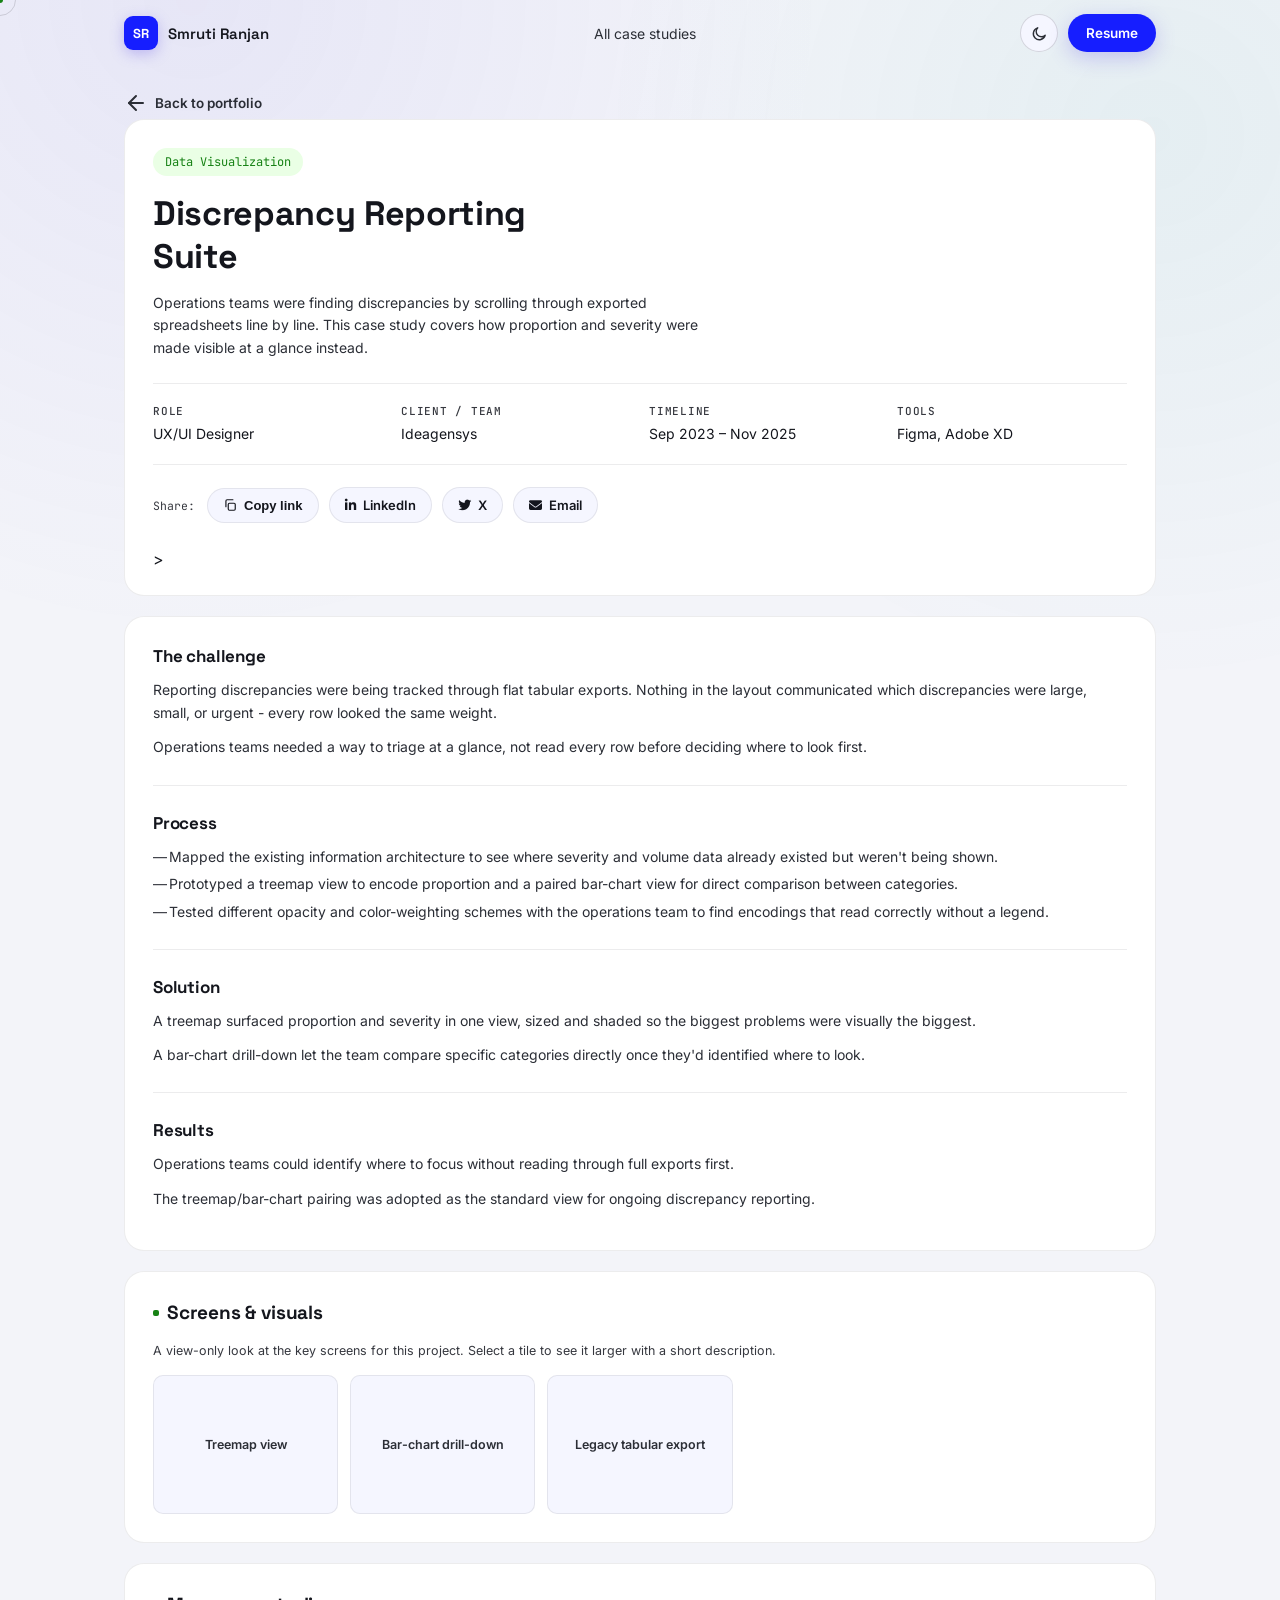
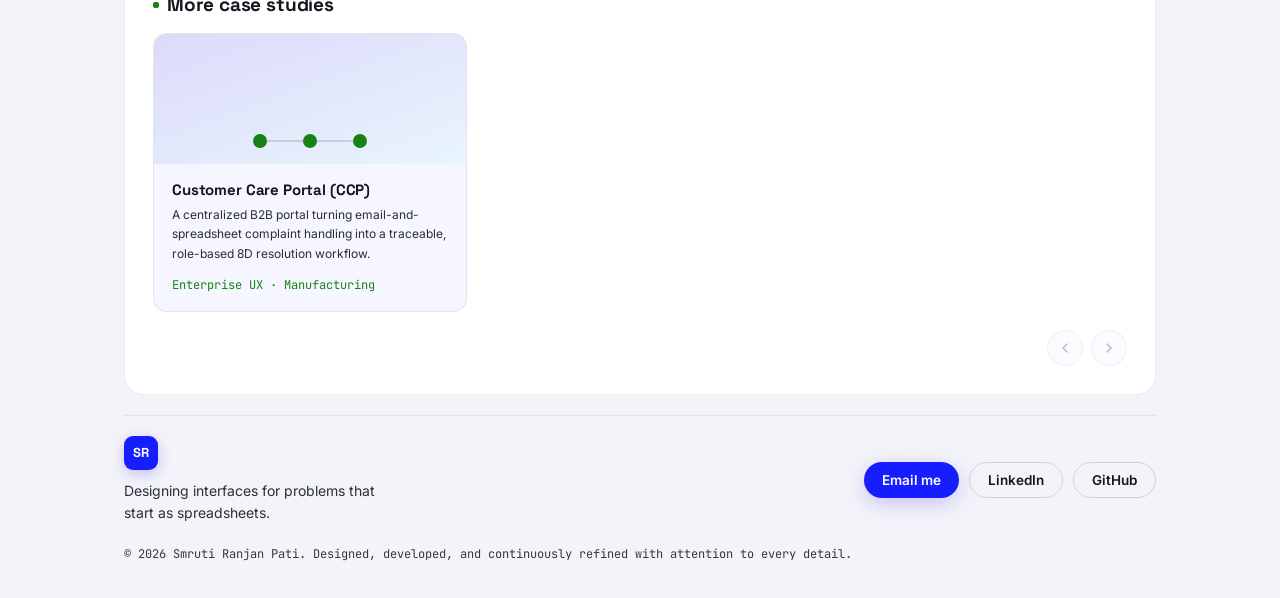
<file: discrepancy-reporting.html>
<!doctype html>
<html lang="en">

<head>
  <meta charset="UTF-8" />
  <meta name="viewport" content="width=device-width, initial-scale=1.0, viewport-fit=cover" />
  <link rel="icon" type="image/x-icon" href="./assets/favicon.ico" />
  <link rel="apple-touch-icon" href="./assets/favicon.ico" />
  <title>Discrepancy Reporting Suite - Case Study - Smruti Ranjan Pati</title>
  <meta name="description" content="Designing treemap and bar-chart views that let operations teams spot reporting discrepancies at a glance instead of scanning raw tabular exports." />
  <meta name="author" content="Smruti Ranjan Pati" />
  <meta name="theme-color" content="#0A0B0F" />

  <link rel="preconnect" href="https://fonts.googleapis.com" />
  <link rel="preconnect" href="https://fonts.gstatic.com" crossorigin />
  <link rel="preconnect" href="https://cdnjs.cloudflare.com" crossorigin />
  <link
    href="https://fonts.googleapis.com/css2?family=Space+Grotesk:wght@400;500;600;700&family=Inter:wght@400;500;600;700;800&family=JetBrains+Mono:wght@400;500&display=swap"
    rel="stylesheet" />
  <link rel="preload" as="style" href="https://cdnjs.cloudflare.com/ajax/libs/font-awesome/6.7.2/css/all.min.css"
    onload="this.onload = null; this.rel = 'stylesheet';" />
  <noscript>
    <link rel="stylesheet" href="https://cdnjs.cloudflare.com/ajax/libs/font-awesome/6.7.2/css/all.min.css" />
  </noscript>

  <link rel="stylesheet" href="style.css" />
  <script>
    (function () {
      var saved = localStorage.getItem("sr-theme");
      var theme = saved || (window.matchMedia("(prefers-color-scheme: light)").matches ? "light" : "dark");
      if (theme === "light") document.documentElement.setAttribute("data-theme", "light");
    })();
  </script>
   <!-- Google tag (gtag.js) -->
    <script
      async
      src="https://www.googletagmanager.com/gtag/js?id=G-1DMZH038V6"
    ></script>
    <script>
      window.dataLayer = window.dataLayer || [];
      function gtag() {
        dataLayer.push(arguments);
      }
      gtag("js", new Date());

      gtag("config", "G-1DMZH038V6");
    </script>
</head>

<body>
  <div class="cursor-dot" id="cursorDot" aria-hidden="true"></div>
  <div class="cursor-ring" id="cursorRing" aria-hidden="true"></div>

  <header class="topnav" id="topnav">
    <div class="topnav-inner">
      <a href="index.html" class="brand">
        <span class="brand-mark">SR</span>
        <span class="brand-name">Smruti Ranjan</span>
      </a>
      <nav class="nav-links" aria-label="Primary">
        <a href="index.html#work">All case studies</a>
      </nav>
      <div class="nav-cta">
        <button class="theme-toggle" id="themeToggle" type="button" aria-label="Toggle dark / light mode">
          <svg class="icon-sun" viewBox="0 0 24 24" fill="none" stroke="currentColor" stroke-width="2" stroke-linecap="round" aria-hidden="true"><circle cx="12" cy="12" r="4.5" /><path d="M12 2.5v2.5M12 19v2.5M4.6 4.6l1.8 1.8M17.6 17.6l1.8 1.8M2.5 12H5M19 12h2.5M4.6 19.4l1.8-1.8M17.6 6.4l1.8-1.8" /></svg>
          <svg class="icon-moon" viewBox="0 0 24 24" fill="none" stroke="currentColor" stroke-width="2" stroke-linecap="round" stroke-linejoin="round" aria-hidden="true"><path d="M20 14.5A8.5 8.5 0 1 1 9.5 4a6.5 6.5 0 0 0 10.5 10.5Z" /></svg>
        </button>
        <a class="btn btn-solid magnetic" href="Smruti_Ranjan_Pati_Resume.pdf" target="_blank" rel="noopener">Resume</a>
      </div>
    </div>
  </header>

  <main>
    <a class="cs-back" href="index.html#work">
     <svg xmlns="http://www.w3.org/2000/svg" width="24" height="24" viewBox="0 0 24 24" fill="none" stroke="currentColor" stroke-width="2" stroke-linecap="round" stroke-linejoin="round" class="lucide lucide-arrow-left"><path d="m12 19-7-7 7-7"/><path d="M19 12H5"/></svg>
      Back to portfolio
    </a>

    <section class="card cs-hero reveal">
      <span class="cs-eyebrow">Data Visualization</span>
      <h1>Discrepancy Reporting Suite</h1>
      <p class="about-text">Operations teams were finding discrepancies by scrolling through exported spreadsheets line by line. This case study covers how proportion and severity were made visible at a glance instead.</p>

      <div class="cs-meta-grid">
        <div class="cs-meta-item"><h4>Role</h4><p>UX/UI Designer</p></div>
        <div class="cs-meta-item"><h4>Client / Team</h4><p>Ideagensys</p></div>
        <div class="cs-meta-item"><h4>Timeline</h4><p>Sep 2023 – Nov 2025</p></div>
        <div class="cs-meta-item"><h4>Tools</h4><p>Figma, Adobe XD</p></div>
      </div>

      <div class="cs-share-row">
        <span class="cs-share-label">Share:</span>
        <button class="share-btn copy-btn" data-path="discrepancy-reporting.html" title="Copy case study link" aria-label="Copy case study link">
          <svg viewBox="0 0 24 24" fill="none" stroke="currentColor" stroke-width="2" stroke-linecap="round" stroke-linejoin="round"><rect x="9" y="9" width="12" height="12" rx="2"/><path d="M5 15V5a2 2 0 0 1 2-2h10"/></svg>
          <span class="share-btn-label">Copy link</span>
          <span class="copy-toast">Link copied</span>
        </button>
        <a class="share-btn" href="https://www.linkedin.com/sharing/share-offsite/?url=https://smrutiranjanpati.github.io/Smruti-ranjan/discrepancy-reporting.html" target="_blank" rel="noopener">
          <i class="fab fa-linkedin-in" aria-hidden="true"></i><span class="share-btn-label">LinkedIn</span>
        </a>
        <a class="share-btn" href="https://twitter.com/intent/tweet?url=https://smrutiranjanpati.github.io/Smruti-ranjan/discrepancy-reporting.html&amp;text=Discrepancy%20Reporting%20Suite%20-%20a%20case%20study%20by%20Smruti%20Ranjan%20Pati" target="_blank" rel="noopener">
          <i class="fa-brands fa-twitter" aria-hidden="true"></i><span class="share-btn-label">X</span>
        </a>
        <a class="share-btn" href="mailto:?subject=Discrepancy%20Reporting%20Suite%20-%20Case%20Study&amp;body=Discrepancy%20Reporting%20Suite%20-%20a%20case%20study%20by%20Smruti%20Ranjan%20Pati%0A%0Ahttps://smrutiranjanpati.github.io/Smruti-ranjan/discrepancy-reporting.html">
          <i class="fas fa-envelope" aria-hidden="true"></i><span class="share-btn-label">Email</span>
        </a>
      </div>
>
    </section>

    <section class="card reveal" style="margin-top:20px;">
      <div class="cs-section">
        <h3>The challenge</h3>
        <p class="about-text">Reporting discrepancies were being tracked through flat tabular exports. Nothing in the layout communicated which discrepancies were large, small, or urgent - every row looked the same weight.</p>
          <p class="about-text">Operations teams needed a way to triage at a glance, not read every row before deciding where to look first.</p>
      </div>
      <div class="cs-section">
        <h3>Process</h3>
        <ul class="exp-points">
            <li>Mapped the existing information architecture to see where severity and volume data already existed but weren't being shown.</li>
            <li>Prototyped a treemap view to encode proportion and a paired bar-chart view for direct comparison between categories.</li>
            <li>Tested different opacity and color-weighting schemes with the operations team to find encodings that read correctly without a legend.</li>
        </ul>
      </div>
      <div class="cs-section">
        <h3>Solution</h3>
        <p class="about-text">A treemap surfaced proportion and severity in one view, sized and shaded so the biggest problems were visually the biggest.</p>
          <p class="about-text">A bar-chart drill-down let the team compare specific categories directly once they'd identified where to look.</p>
      </div>
      <div class="cs-section">
        <h3>Results</h3>
        <p class="about-text">Operations teams could identify where to focus without reading through full exports first.</p>
          <p class="about-text">The treemap/bar-chart pairing was adopted as the standard view for ongoing discrepancy reporting.</p>
      </div>
    </section>

    <section class="card reveal" style="margin-top:20px;" id="gallery">
      <h2 class="card-title">Screens &amp; visuals</h2>
      <p class="gallery-note">A view-only look at the key screens for this project. Select a tile to see it larger with a short description.</p>
      <div class="gallery-grid">
        <button type="button" class="gallery-tile" data-label="Treemap view" data-desc="Proportion and severity encoded in one view - the biggest problems are visually the biggest, no legend required.">
          <span class="placeholder-label">Treemap view</span>
          <span class="view-hint">View screen</span>
        </button>
        <button type="button" class="gallery-tile" data-label="Bar-chart drill-down" data-desc="Direct category comparison once a problem area has been identified in the treemap.">
          <span class="placeholder-label">Bar-chart drill-down</span>
          <span class="view-hint">View screen</span>
        </button>
        <button type="button" class="gallery-tile" data-label="Legacy tabular export" data-desc="The flat spreadsheet export this view replaced, kept for reference on how discrepancies used to be triaged.">
          <span class="placeholder-label">Legacy tabular export</span>
          <span class="view-hint">View screen</span>
        </button>
      </div>
    </section>

    <section class="card reveal" style="margin-top:20px;" id="moreCaseStudies" data-current-id="discrepancy-reporting">
      <h2 class="card-title">More case studies</h2>
      <div class="more-cs-viewport">
        <div class="more-cs-track"></div>
        <div class="more-cs-nav">
          <button class="more-cs-arrow" data-more-cs="prev" aria-label="Scroll left">
            <svg viewBox="0 0 24 24" fill="none" stroke="currentColor" stroke-width="2" stroke-linecap="round"><path d="M15 18l-6-6 6-6"/></svg>
          </button>
          <button class="more-cs-arrow" data-more-cs="next" aria-label="Scroll right">
            <svg viewBox="0 0 24 24" fill="none" stroke="currentColor" stroke-width="2" stroke-linecap="round"><path d="M9 18l6-6-6-6"/></svg>
          </button>
        </div>
      </div>
    </section>

    <footer class="site-footer">
      <div class="footer-inner">
        <div>
          <span class="brand-mark">SR</span>
          <p class="footer-tag">Designing interfaces for problems that start as spreadsheets.</p>
        </div>
        <div class="footer-actions">
          <a class="btn btn-solid magnetic" href="mailto:smrutirtg@gmail.com">Email me</a>
          <a class="btn btn-outline magnetic" href="https://www.linkedin.com/in/smruti-ranjan007" target="_blank" rel="noopener">LinkedIn</a>
          <a class="btn btn-outline magnetic" href="https://github.com/SmrutiRanjanPati" target="_blank" rel="noopener">GitHub</a>
        </div>
      </div>
      <p class="footer-copy">© <span id="year"></span> Smruti Ranjan Pati. Designed, developed, and continuously refined with attention to every detail.</p>
    </footer>
  </main>

  <!-- Lightbox: view-only screen preview + description -->
  <div class="lightbox" id="lightbox" hidden>
    <div class="lightbox-content">
      <div class="lightbox-visual"></div>
      <div class="lightbox-body">
        <button class="lightbox-close" type="button" aria-label="Close">✕</button>
        <h4></h4>
        <p></p>
      </div>
    </div>
  </div>

  <script src="script.js" defer></script>
</body>

</html>
</file>
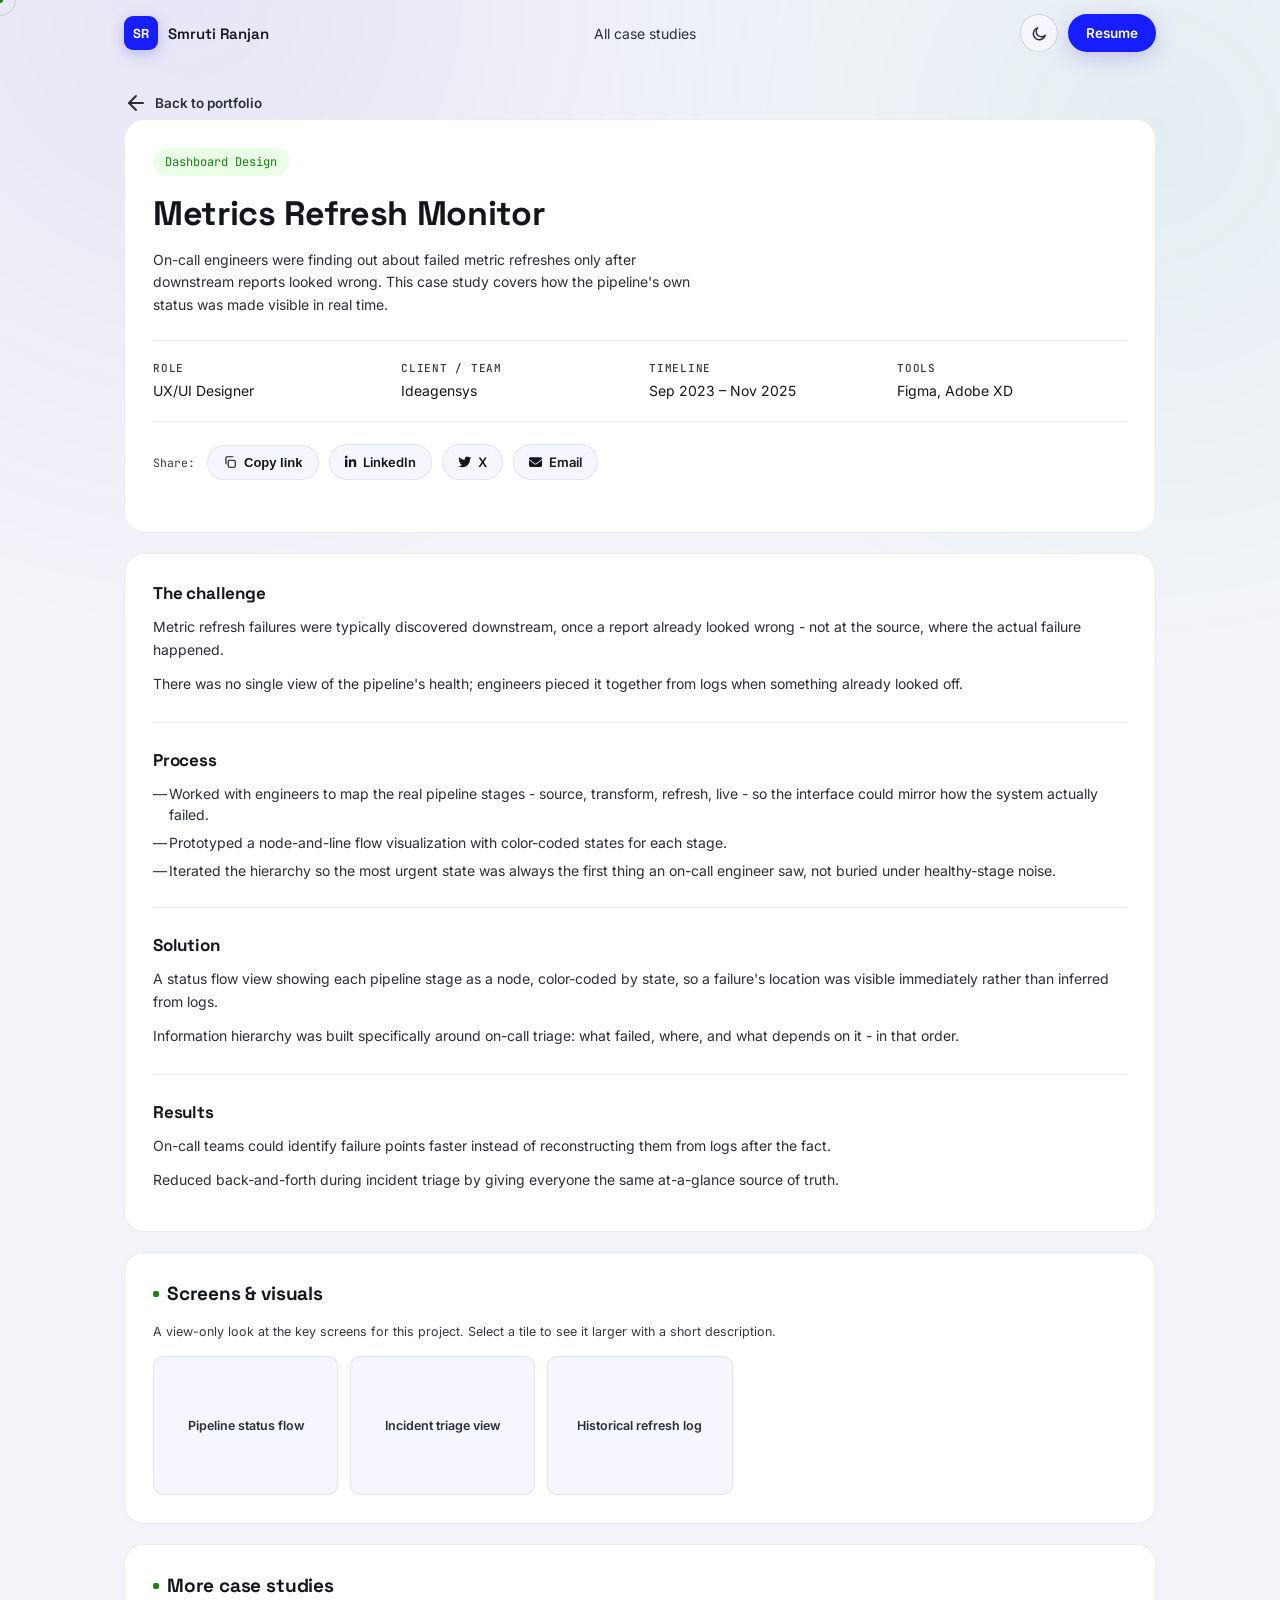
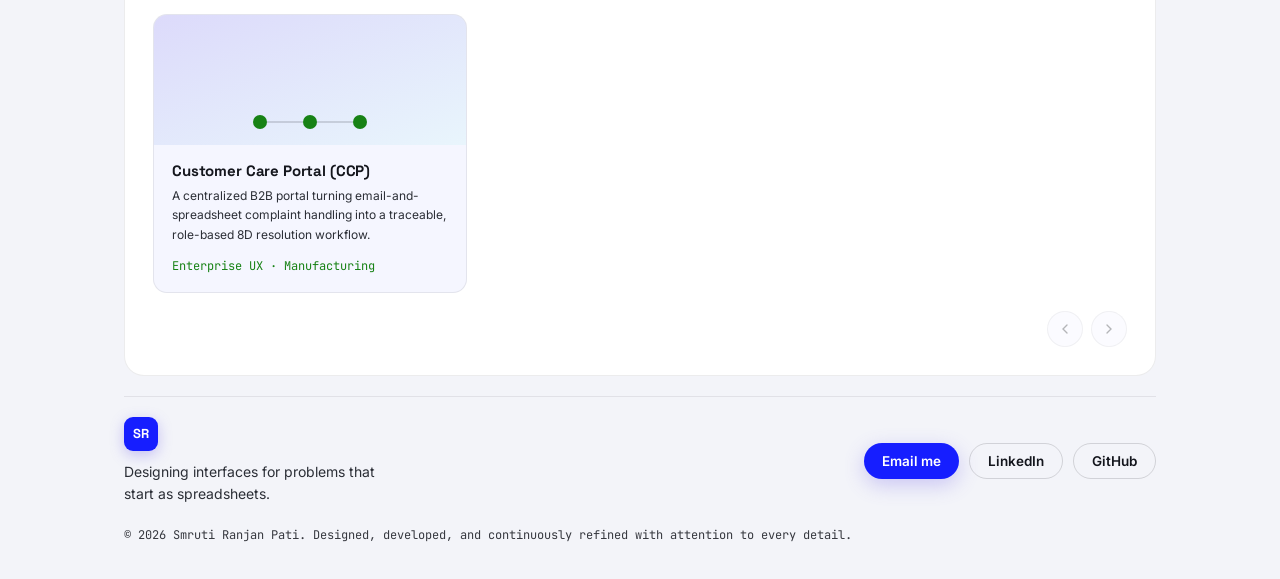
<file: metrics-monitor.html>
<!doctype html>
<html lang="en">

<head>
  <meta charset="UTF-8" />
  <meta name="viewport" content="width=device-width, initial-scale=1.0, viewport-fit=cover" />
  <link rel="icon" type="image/x-icon" href="./assets/favicon.ico" />
  <link rel="apple-touch-icon" href="./assets/favicon.ico" />
  <title>Metrics Refresh Monitor - Case Study - Smruti Ranjan Pati</title>
  <meta name="description" content="A pipeline-health status dashboard designed around a strict information hierarchy so on-call teams could see refresh failures before they became incidents." />
  <meta name="author" content="Smruti Ranjan Pati" />
  <meta name="theme-color" content="#0A0B0F" />

  <link rel="preconnect" href="https://fonts.googleapis.com" />
  <link rel="preconnect" href="https://fonts.gstatic.com" crossorigin />
  <link rel="preconnect" href="https://cdnjs.cloudflare.com" crossorigin />
  <link
    href="https://fonts.googleapis.com/css2?family=Space+Grotesk:wght@400;500;600;700&family=Inter:wght@400;500;600;700;800&family=JetBrains+Mono:wght@400;500&display=swap"
    rel="stylesheet" />
  <link rel="preload" as="style" href="https://cdnjs.cloudflare.com/ajax/libs/font-awesome/6.7.2/css/all.min.css"
    onload="this.onload = null; this.rel = 'stylesheet';" />
  <noscript>
    <link rel="stylesheet" href="https://cdnjs.cloudflare.com/ajax/libs/font-awesome/6.7.2/css/all.min.css" />
  </noscript>

  <link rel="stylesheet" href="style.css" />
  <script>
    (function () {
      var saved = localStorage.getItem("sr-theme");
      var theme = saved || (window.matchMedia("(prefers-color-scheme: light)").matches ? "light" : "dark");
      if (theme === "light") document.documentElement.setAttribute("data-theme", "light");
    })();
  </script>

   <!-- Google tag (gtag.js) -->
    <script
      async
      src="https://www.googletagmanager.com/gtag/js?id=G-1DMZH038V6"
    ></script>
    <script>
      window.dataLayer = window.dataLayer || [];
      function gtag() {
        dataLayer.push(arguments);
      }
      gtag("js", new Date());

      gtag("config", "G-1DMZH038V6");
    </script>
</head>

<body>
  <div class="cursor-dot" id="cursorDot" aria-hidden="true"></div>
  <div class="cursor-ring" id="cursorRing" aria-hidden="true"></div>

  <header class="topnav" id="topnav">
    <div class="topnav-inner">
      <a href="index.html" class="brand">
        <span class="brand-mark">SR</span>
        <span class="brand-name">Smruti Ranjan</span>
      </a>
      <nav class="nav-links" aria-label="Primary">
        <a href="index.html#work">All case studies</a>
      </nav>
      <div class="nav-cta">
        <button class="theme-toggle" id="themeToggle" type="button" aria-label="Toggle dark / light mode">
          <svg class="icon-sun" viewBox="0 0 24 24" fill="none" stroke="currentColor" stroke-width="2" stroke-linecap="round" aria-hidden="true"><circle cx="12" cy="12" r="4.5" /><path d="M12 2.5v2.5M12 19v2.5M4.6 4.6l1.8 1.8M17.6 17.6l1.8 1.8M2.5 12H5M19 12h2.5M4.6 19.4l1.8-1.8M17.6 6.4l1.8-1.8" /></svg>
          <svg class="icon-moon" viewBox="0 0 24 24" fill="none" stroke="currentColor" stroke-width="2" stroke-linecap="round" stroke-linejoin="round" aria-hidden="true"><path d="M20 14.5A8.5 8.5 0 1 1 9.5 4a6.5 6.5 0 0 0 10.5 10.5Z" /></svg>
        </button>
        <a class="btn btn-solid magnetic" href="Smruti_Ranjan_Pati_Resume.pdf" target="_blank" rel="noopener">Resume</a>
      </div>
    </div>
  </header>

  <main>
    <a class="cs-back" href="index.html#work">
     <svg xmlns="http://www.w3.org/2000/svg" width="24" height="24" viewBox="0 0 24 24" fill="none" stroke="currentColor" stroke-width="2" stroke-linecap="round" stroke-linejoin="round" class="lucide lucide-arrow-left"><path d="m12 19-7-7 7-7"/><path d="M19 12H5"/></svg>
      Back to portfolio
    </a>

    <section class="card cs-hero reveal">
      <span class="cs-eyebrow">Dashboard Design</span>
      <h1>Metrics Refresh Monitor</h1>
      <p class="about-text">On-call engineers were finding out about failed metric refreshes only after downstream reports looked wrong. This case study covers how the pipeline's own status was made visible in real time.</p>

      <div class="cs-meta-grid">
        <div class="cs-meta-item"><h4>Role</h4><p>UX/UI Designer</p></div>
        <div class="cs-meta-item"><h4>Client / Team</h4><p>Ideagensys</p></div>
        <div class="cs-meta-item"><h4>Timeline</h4><p>Sep 2023 – Nov 2025</p></div>
        <div class="cs-meta-item"><h4>Tools</h4><p>Figma, Adobe XD</p></div>
      </div>

      <div class="cs-share-row">
        <span class="cs-share-label">Share:</span>
        <button class="share-btn copy-btn" data-path="metrics-monitor.html" title="Copy case study link" aria-label="Copy case study link">
          <svg viewBox="0 0 24 24" fill="none" stroke="currentColor" stroke-width="2" stroke-linecap="round" stroke-linejoin="round"><rect x="9" y="9" width="12" height="12" rx="2"/><path d="M5 15V5a2 2 0 0 1 2-2h10"/></svg>
          <span class="share-btn-label">Copy link</span>
          <span class="copy-toast">Link copied</span>
        </button>
        <a class="share-btn" href="https://www.linkedin.com/sharing/share-offsite/?url=https://smrutiranjanpati.github.io/Smruti-ranjan/metrics-monitor.html" target="_blank" rel="noopener">
          <i class="fab fa-linkedin-in" aria-hidden="true"></i><span class="share-btn-label">LinkedIn</span>
        </a>
        <a class="share-btn" href="https://twitter.com/intent/tweet?url=https://smrutiranjanpati.github.io/Smruti-ranjan/metrics-monitor.html&amp;text=Metrics%20Refresh%20Monitor%20-%20a%20case%20study%20by%20Smruti%20Ranjan%20Pati" target="_blank" rel="noopener">
          <i class="fa-brands fa-twitter" aria-hidden="true"></i><span class="share-btn-label">X</span>
        </a>
        <a class="share-btn" href="mailto:?subject=Metrics%20Refresh%20Monitor%20-%20Case%20Study&amp;body=Metrics%20Refresh%20Monitor%20-%20a%20case%20study%20by%20Smruti%20Ranjan%20Pati%0A%0Ahttps://smrutiranjanpati.github.io/Smruti-ranjan/metrics-monitor.html">
          <i class="fas fa-envelope" aria-hidden="true"></i><span class="share-btn-label">Email</span>
        </a>
      </div>
    </section>

    <section class="card reveal" style="margin-top:20px;">
      <div class="cs-section">
        <h3>The challenge</h3>
        <p class="about-text">Metric refresh failures were typically discovered downstream, once a report already looked wrong - not at the source, where the actual failure happened.</p>
          <p class="about-text">There was no single view of the pipeline's health; engineers pieced it together from logs when something already looked off.</p>
      </div>
      <div class="cs-section">
        <h3>Process</h3>
        <ul class="exp-points">
            <li>Worked with engineers to map the real pipeline stages - source, transform, refresh, live - so the interface could mirror how the system actually failed.</li>
            <li>Prototyped a node-and-line flow visualization with color-coded states for each stage.</li>
            <li>Iterated the hierarchy so the most urgent state was always the first thing an on-call engineer saw, not buried under healthy-stage noise.</li>
        </ul>
      </div>
      <div class="cs-section">
        <h3>Solution</h3>
        <p class="about-text">A status flow view showing each pipeline stage as a node, color-coded by state, so a failure's location was visible immediately rather than inferred from logs.</p>
          <p class="about-text">Information hierarchy was built specifically around on-call triage: what failed, where, and what depends on it - in that order.</p>
      </div>
      <div class="cs-section">
        <h3>Results</h3>
        <p class="about-text">On-call teams could identify failure points faster instead of reconstructing them from logs after the fact.</p>
          <p class="about-text">Reduced back-and-forth during incident triage by giving everyone the same at-a-glance source of truth.</p>
      </div>
    </section>

    <section class="card reveal" style="margin-top:20px;" id="gallery">
      <h2 class="card-title">Screens &amp; visuals</h2>
      <p class="gallery-note">A view-only look at the key screens for this project. Select a tile to see it larger with a short description.</p>
      <div class="gallery-grid">
        <button type="button" class="gallery-tile" data-label="Pipeline status flow" data-desc="Each pipeline stage shown as a node, color-coded by state, so a failure's location is visible immediately.">
          <span class="placeholder-label">Pipeline status flow</span>
          <span class="view-hint">View screen</span>
        </button>
        <button type="button" class="gallery-tile" data-label="Incident triage view" data-desc="Hierarchy built around on-call triage: what failed, where, and what depends on it, in that order.">
          <span class="placeholder-label">Incident triage view</span>
          <span class="view-hint">View screen</span>
        </button>
        <button type="button" class="gallery-tile" data-label="Historical refresh log" data-desc="A secondary view for reviewing past refresh runs once the live incident is resolved.">
          <span class="placeholder-label">Historical refresh log</span>
          <span class="view-hint">View screen</span>
        </button>
      </div>
    </section>

    <section class="card reveal" style="margin-top:20px;" id="moreCaseStudies" data-current-id="metrics-monitor">
      <h2 class="card-title">More case studies</h2>
      <div class="more-cs-viewport">
        <div class="more-cs-track"></div>
        <div class="more-cs-nav">
          <button class="more-cs-arrow" data-more-cs="prev" aria-label="Scroll left">
            <svg viewBox="0 0 24 24" fill="none" stroke="currentColor" stroke-width="2" stroke-linecap="round"><path d="M15 18l-6-6 6-6"/></svg>
          </button>
          <button class="more-cs-arrow" data-more-cs="next" aria-label="Scroll right">
            <svg viewBox="0 0 24 24" fill="none" stroke="currentColor" stroke-width="2" stroke-linecap="round"><path d="M9 18l6-6-6-6"/></svg>
          </button>
        </div>
      </div>
    </section>

    <footer class="site-footer">
      <div class="footer-inner">
        <div>
          <span class="brand-mark">SR</span>
          <p class="footer-tag">Designing interfaces for problems that start as spreadsheets.</p>
        </div>
        <div class="footer-actions">
          <a class="btn btn-solid magnetic" href="mailto:smrutirtg@gmail.com">Email me</a>
          <a class="btn btn-outline magnetic" href="https://www.linkedin.com/in/smruti-ranjan007" target="_blank" rel="noopener">LinkedIn</a>
          <a class="btn btn-outline magnetic" href="https://github.com/SmrutiRanjanPati" target="_blank" rel="noopener">GitHub</a>
        </div>
      </div>
      <p class="footer-copy">© <span id="year"></span> Smruti Ranjan Pati. Designed, developed, and continuously refined with attention to every detail.</p>
    </footer>
  </main>

  <!-- Lightbox: view-only screen preview + description -->
  <div class="lightbox" id="lightbox" hidden>
    <div class="lightbox-content">
      <div class="lightbox-visual"></div>
      <div class="lightbox-body">
        <button class="lightbox-close" type="button" aria-label="Close">✕</button>
        <h4></h4>
        <p></p>
      </div>
    </div>
  </div>

  <script src="script.js" defer></script>
</body>

</html>
</file>
<file: style.css>
/* ============ TOKENS ============ */
:root {
  --void: #0a0b0f;
  --surface: #14161d;
  --surface-2: #1e2026;
  --surface-3: #20232f;
  --text: #edeef2;
  --text-muted: #f5f8ff;
  --text-faint: #dde6ff;
  --violet: #7014fa;
  --violet-soft: rgba(195, 196, 249, 0.059);
  --green-soft: rgba(115, 76, 255, 0.169);
  --cyan: #00e5c7;
  --amber: #ff8a4c;
  --border: rgba(255, 255, 255, 0.08);
  --border-strong: rgba(255, 255, 255, 0.14);

  --font-display: "Space Grotesk", sans-serif;
  --font-body: "Inter", sans-serif;
  --font-mono: "JetBrains Mono", monospace;

  --radius-lg: 20px;
  --radius-md: 14px;
  --radius-sm: 10px;

  --ease: cubic-bezier(0.16, 0.84, 0.44, 1);

  --shadow-sm: 0 6px 18px rgba(0, 0, 0, 0.22);
  --shadow-md: 0 14px 34px rgba(0, 0, 0, 0.32);
  --scrim: rgba(6, 7, 10, 0.55);

  color-scheme: dark;
}

/* ============ LIGHT THEME ============ */
[data-theme="light"] {
  --void: #f3f4f9;
  --surface: #ffffff;
  --surface-2: #f5f6ff;
  --surface-3: #e7e9f2;
  --text: #14161d;
  --text-muted: #2b2e36;
  --text-faint: #36383f;
  --violet: #161eff;
  --violet-soft: rgba(242, 255, 239, 0.068);
  --green-soft: rgb(234, 255, 229);
  --cyan: #178215;
  --amber: #d9631f;
  --border: rgba(20, 22, 29, 0.08);
  --border-strong: rgba(20, 22, 29, 0.15);

  --shadow-sm: 0 6px 18px rgba(20, 22, 29, 0.06);
  --shadow-md: 0 16px 36px rgba(20, 22, 29, 0.09);
  --scrim: rgba(20, 22, 29, 0.35);

  color-scheme: light;
}

[data-theme="light"] body::before {
  background:
    radial-gradient(circle at 15% 0%, rgba(91, 75, 219, 0.08), transparent 45%),
    radial-gradient(circle at 90% 15%, rgba(4, 153, 132, 0.06), transparent 40%);
}

[data-theme="light"] .topnav.scrolled {
  background: rgba(255, 255, 255, 0.78);
}

[data-theme="light"] .cursor-ring {
  mix-blend-mode: normal;
}

html {
  transition: background 0.25s var(--ease);
}

body,
.card,
.profile-card,
.topnav,
.btn,
.pill,
.tag,
.work-tile {
  transition:
    background-color 0.25s var(--ease),
    border-color 0.25s var(--ease),
    color 0.25s var(--ease),
    box-shadow 0.25s var(--ease);
}

* {
  box-sizing: border-box;
}

html {
  scroll-behavior: smooth;
}

body {
  margin: 0;
  background: var(--void);
  color: var(--text);
  font-family: var(--font-body);
  -webkit-font-smoothing: antialiased;
  overflow-x: hidden;
}

body::before {
  content: "";
  position: fixed;
  inset: 0;
  background:
    radial-gradient(circle at 15% 0%,
      rgba(108, 92, 231, 0.14),
      transparent 45%),
    radial-gradient(circle at 90% 15%, rgba(0, 229, 199, 0.08), transparent 40%);
  pointer-events: none;
  z-index: 0;
}

h1,
h2,
h3,
h4 {
  font-family: var(--font-display);
  margin: 0;
  letter-spacing: -0.01em;
}

p {
  margin: 0;
  line-height: 1.6;
  color: var(--text-muted);
}

a {
  color: inherit;
  text-decoration: none;
}

ul {
  margin: 0;
  padding: 0;
  list-style: none;
}

@media (prefers-reduced-motion: reduce) {
  * {
    animation: none !important;
    transition: none !important;
    scroll-behavior: auto !important;
  }
}

:focus-visible {
  outline: 2px solid var(--cyan);
  outline-offset: 3px;
  border-radius: 6px;
}

.theme-toggle:focus-visible,
.avatar-status,
.brand-mark {
  outline-offset: 3px;
}

/* ============ SKIP LINK ============ */
.skip-link {
  position: fixed;
  top: -60px;
  left: 12px;
  z-index: 10000;
  background: var(--violet);
  color: #fff;
  font-family: var(--font-body);
  font-weight: 600;
  font-size: 13.5px;
  padding: 10px 18px;
  border-radius: 999px;
  transition: top 0.2s var(--ease);
}

.skip-link:focus {
  top: 12px;
}

/* ============ CURSOR ============ */
.cursor-dot,
.cursor-ring {
  position: fixed;
  top: 0;
  left: 0;
  pointer-events: none;
  z-index: 9999;
  border-radius: 50%;
  transform: translate(-50%, -50%);
  transition: opacity 0.2s;
}

.cursor-dot {
  width: 6px;
  height: 6px;
  background: var(--cyan);
}

.cursor-ring {
  width: 32px;
  height: 32px;
  border: 1px solid var(--border-strong);
  transition:
    transform 0.15s var(--ease),
    border-color 0.2s,
    background 0.2s;
}

.cursor-ring.hovering {
  transform: translate(-50%, -50%) scale(1.6);
  border-color: var(--violet);
  background: var(--violet-soft);
}

@media (hover: none) {

  .cursor-dot,
  .cursor-ring {
    display: none;
  }
}

html {
  scroll-behavior: smooth;
}

section {
  scroll-margin-top: 100px;
}

/* ============ TOP NAV ============ */
.topnav {
  position: sticky;
  top: 0;
  z-index: 100;
  padding: 14px 0;
  transition:
    background 0.3s var(--ease),
    padding 0.3s var(--ease),
    border-color 0.3s;
  border-bottom: 1px solid transparent;
}

.topnav.scrolled {
  background: rgba(10, 11, 15, 0.72);
  backdrop-filter: blur(16px);
  -webkit-backdrop-filter: blur(16px);
  padding: 10px 0;
  border-bottom: 1px solid var(--border);
}

.topnav-inner {
  max-width: 1080px;
  margin: 0 auto;
  padding: 0 24px;
  display: flex;
  align-items: center;
  justify-content: space-between;
  gap: 24px;
}

.brand {
  display: flex;
  align-items: center;
  gap: 10px;
}

.brand-mark {
  width: 34px;
  height: 34px;
  border-radius: 9px;
  display: grid;
  place-items: center;
  background: var(--violet);
  font-family: var(--font-display);
  font-weight: 700;
  font-size: 13px;
  color: #fff;
  box-shadow: 0 4px 14px rgba(108, 92, 231, 0.35);
}

.brand-name {
  font-family: var(--font-display);
  font-weight: 600;
  font-size: 15px;
}

.nav-links {
  display: flex;
  gap: 28px;
}

.nav-links a {
  font-size: 14px;
  color: var(--text-muted);
  position: relative;
  padding: 4px 0;
  transition: color 0.2s;
}

.nav-links a::after {
  content: "";
  position: absolute;
  left: 0;
  bottom: -2px;
  height: 1px;
  width: 0;
  background: var(--cyan);
  transition: width 0.25s var(--ease);
}

.nav-links a:hover,
.nav-links a.active {
  color: var(--text);
}

.nav-links a.active::after,
.nav-links a:hover::after {
  width: 100%;
}

.nav-cta {
  display: flex;
  gap: 10px;
}

.btn {
  font-family: var(--font-body);
  font-weight: 600;
  font-size: 13.5px;
  padding: 9px 18px;
  border-radius: 999px;
  display: inline-flex;
  align-items: center;
  gap: 6px;
  transition:
    transform 0.2s var(--ease),
    box-shadow 0.2s var(--ease),
    background 0.2s,
    border-color 0.2s;
  white-space: nowrap;
  border: none;
  cursor: pointer;
}

/* Solid, flat buttons - no gradients anywhere in the UI */
.btn-solid {
  background: var(--violet);
  color: #fff;
  box-shadow: 0 6px 20px rgba(108, 92, 231, 0.3);
}

.btn-solid:hover {
  background: var(--violet);
  filter: brightness(1.08);
  box-shadow: 0 8px 26px rgba(108, 92, 231, 0.45);
  transform: translateY(-1px);
}

.btn-outline {
  border: 1px solid var(--border-strong);
  color: var(--text);
  background: transparent;
}

.btn-outline:hover {
  border-color: var(--cyan);
  color: var(--cyan);
}

.btn-ghost {
  color: var(--text-muted);
  background: transparent;
}

.btn-ghost:hover {
  color: var(--text);
}

.btn:disabled {
  opacity: 0.4;
  cursor: not-allowed;
  transform: none !important;
}

/* ============ THEME TOGGLE ============ */
.theme-toggle {
  width: 38px;
  height: 38px;
  flex: none;
  border-radius: 50%;
  display: grid;
  place-items: center;
  background: var(--surface-2);
  border: 1px solid var(--border-strong);
  color: var(--text-muted);
  cursor: pointer;
  transition:
    color 0.2s,
    border-color 0.2s,
    background 0.2s,
    transform 0.35s var(--ease);
}

.theme-toggle:hover {
  color: var(--cyan);
  border-color: var(--cyan);
}

.theme-toggle:active {
  transform: scale(0.9);
}

.theme-toggle svg {
  width: 17px;
  height: 17px;
}

.theme-toggle .icon-moon {
  display: none;
}

[data-theme="light"] .theme-toggle .icon-sun {
  display: none;
}

[data-theme="light"] .theme-toggle .icon-moon {
  display: block;
}

.theme-toggle.spin {
  transform: rotate(180deg);
}

/* ============ LAYOUT ============ */
main {
  max-width: 1080px;
  margin: 0 auto;
  padding: 24px;
  position: relative;
  z-index: 1;
}

.layout {
  display: grid;
  grid-template-columns: 1fr 300px;
  gap: 20px;
  align-items: start;
  margin-top: 20px;
}

.col-main {
  display: flex;
  flex-direction: column;
  gap: 20px;
  min-width: 0;
}

.col-side {
  display: flex;
  flex-direction: column;
  gap: 20px;
  position: sticky;
  top: 90px;
}

.profile-image {
  width: 90px;
  height: 90px;
  object-fit: cover;
  object-position: top;
  border-radius: 26px;
  background: var(--violet);
  border: 4px solid var(--surface);
  display: grid;
  place-items: center;
  font-family: var(--font-display);
  font-weight: 700;
  font-size: 34px;
  color: #fff;
  box-shadow: 0 10px 30px rgba(0, 0, 0, 0.4);
}

/* ============ CARDS ============ */
.card,
.profile-card {
  background: var(--surface);
  border: 1px solid var(--border);
  border-radius: var(--radius-lg);
  padding: 28px;
  transition:
    transform 0.1s linear,
    border-color 0.3s;
}

.side-card {
  padding: 22px;
}

.card-title {
  font-size: 19px;
  margin-bottom: 16px;
  display: flex;
  align-items: center;
  gap: 8px;
}

.card-title::before {
  content: "";
  width: 6px;
  height: 6px;
  border-radius: 2px;
  background: var(--cyan);
  display: inline-block;
}

/* reveal-on-scroll */
.reveal {
  opacity: 0;
  transform: translateY(24px);
  transition:
    opacity 0.7s var(--ease),
    transform 0.7s var(--ease);
}

.reveal.in {
  opacity: 1;
  transform: translateY(0);
}

/* ============ PROFILE HEADER ============ */
.profile-card {
  padding: 0;
  overflow: hidden;
}

.banner {
  position: relative;
  height: 220px;
  background-image: url(./assets/2151604604.webp);
  overflow: hidden;
   background-repeat: no-repeat;
  background-position: center;
  background-size: cover;
}

#heroCanvas {
  position: absolute;
  inset: 0;
  width: 100%;
  height: 100%;
  display: block;
}

.banner-grid {
  position: absolute;
  inset: 0;
  background-image:
    linear-gradient(rgba(255, 255, 255, 0.150) 1px, transparent 1px),
    linear-gradient(90deg, rgba(255, 255, 255, 0.150) 1px, transparent 1px);
  background-size: 36px 36px;
  mask-image: linear-gradient(to bottom, black, transparent);
  pointer-events: none;
}

.identity {
  height: 140px;
  padding: 0 32px;
  margin-top: -52px;
  position: relative;
  display: grid;
  grid-template-columns: auto 1fr auto;
  gap: 24px;
  align-items: start;
}

.identity-text {
  height: 100%;
}

.identity-name {
  height: 36%;
  display: flex;
  align-items: center;
}

.my-name {
  font-size: 28px;
  color: white;
}

.identity-meta {
  height: 64%;
  display: flex;
  align-items: flex-start;
  flex-direction: column;
  justify-content: center;
}

.headline {
  font-size: 14px;
  color: var(--text-muted);
}

.meta-line {
  font-size: 13.5px;
  color: var(--text-faint);
  display: flex;
  align-items: center;
}

.identity-actions {
  display: flex;
  gap: 10px;
  height: 100%;
  padding-bottom: 8px;
  align-items: flex-end;
}

.stat-row {
  display: grid;
  grid-template-columns: repeat(4, 1fr);
  margin: 0px;
  border-top: 1px solid var(--border);
}

.stat {
  padding: 20px 8px 24px;
  text-align: center;
  border-right: 1px solid var(--border);
  display: flex;
  flex-direction: column;
  align-items: center;
  gap: 2px;
}

.stat:last-child {
  border-right: none;
}

.stat-num {
  font-family: var(--font-mono);
  font-size: 26px;
  font-weight: 500;
  color: var(--text);
}

.stat-suffix {
  font-family: var(--font-mono);
  font-size: 20px;
  color: var(--cyan);
}

.stat-label {
  font-size: 12px;
  color: var(--text-faint);
  margin-top: 4px;
}

/* ============ ABOUT ============ */
.about-text {
  margin-bottom: 12px;
  font-size: 14px;
}

.tag-row {
  display: flex;
  flex-wrap: wrap;
  gap: 8px;
  margin-top: 16px;
}

.tag {
  font-family: var(--font-mono);
  font-size: 12px;
  padding: 6px 12px;
  border-radius: 999px;
  background: var(--surface-2);
  border: 1px solid var(--border);
  color: var(--cyan);
}

/* ============ EXPERIENCE ============ */
.exp-item {
  display: flex;
  gap: 16px;
  padding: 18px 0;
  border-top: 1px solid var(--border);
}

.exp-item:first-of-type {
  border-top: none;
  padding-top: 0;
}

.exp-logo {
  flex: none;
  padding: 6px;
  width: 46px;
  height: 46px;
  border-radius: 12px;
  background: var(--surface-2);
  border: 1px solid var(--border);
  display: grid;
  place-items: center;
  font-family: var(--font-mono);
  font-size: 12px;
  color: var(--cyan);
}

.exp-body {
  flex: 1;
  min-width: 0;
}

.exp-head {
  display: flex;
  justify-content: space-between;
  align-items: baseline;
  gap: 12px;
  flex-wrap: wrap;
}

.exp-head h3 {
  font-size: 16px;
}

.exp-date {
  font-family: var(--font-mono);
  font-size: 12px;
  color: var(--text-faint);
  white-space: nowrap;
}

.exp-company {
  font-size: 13.5px;
  margin: 4px 0 10px;
  color: var(--text-muted);
}

.exp-points li {
  position: relative;
  padding-left: 16px;
  font-size: 14px;
  color: var(--text-muted);
  margin-bottom: 6px;
  line-height: 1.55;
}

.exp-points li::before {
  content: "—";
  position: absolute;
  left: 0;
  color: var(--text-faint);
}

/* ============ WORK GRID ============ */
.work-grid {
  display: grid;
  grid-template-columns: 1fr 1fr;
  gap: 16px;
}

.work-tile {
  border: 1px solid var(--border);
  border-radius: var(--radius-md);
  overflow: hidden;
  background: var(--surface-2);
  cursor: pointer;
  transition:
    border-color 0.25s,
    transform 0.18s var(--ease),
    box-shadow 0.25s var(--ease);
}

.work-tile:hover {
  border-color: var(--border-strong);
  box-shadow: var(--shadow-sm);
  transform: translateY(-3px);
}

.work-tile:focus-visible {
  outline: 2px solid var(--cyan);
  outline-offset: 2px;
}

.work-visual {
  height: 130px;
  position: relative;
  display: flex;
  align-items: flex-end;
  justify-content: center;
  padding: 16px;
  overflow: hidden;
}

.work-visual::after {
  content: "View case study";
  position: absolute;
  inset: 0;
  display: flex;
  align-items: center;
  justify-content: center;
  font-family: var(--font-mono);
  font-size: 12px;
  letter-spacing: 0.03em;
  color: #fff;
  background: var(--scrim);
  opacity: 0;
  transition: opacity 0.2s var(--ease);
  pointer-events: none;
}

.work-tile:hover .work-visual::after {
  opacity: 1;
}

.work-visual--1 {
  background: linear-gradient(160deg,
      rgba(108, 92, 231, 0.25),
      rgba(108, 92, 231, 0.02));
}

.work-visual--2 {
  background: linear-gradient(160deg,
      rgba(0, 229, 199, 0.2),
      rgba(0, 229, 199, 0.02));
}

.work-visual--3 {
  background: linear-gradient(160deg,
      rgba(255, 138, 76, 0.18),
      rgba(255, 138, 76, 0.02));
}

.work-visual--4 {
  background: linear-gradient(160deg,
      rgba(108, 92, 231, 0.18),
      rgba(0, 229, 199, 0.05));
}

.mock-bars {
  display: flex;
  align-items: flex-end;
  gap: 8px;
  height: 80px;
}

.mock-bars span {
  width: 12px;
  height: var(--h);
  background: linear-gradient(to top, var(--violet), var(--cyan));
  border-radius: 4px 4px 0 0;
  opacity: 0.85;
}

.mock-components {
  display: grid;
  grid-template-columns: 1fr 1fr;
  gap: 8px;
  width: 100%;
}

.mock-components span {
  height: 24px;
  border-radius: 6px;
  background: rgba(255, 255, 255, 0.12);
}

.mock-components span:first-child {
  background: var(--cyan);
  opacity: 0.7;
}

.mock-map {
  display: grid;
  grid-template-columns: repeat(3, 1fr);
  gap: 6px;
  width: 110px;
}

.mock-map .cell {
  aspect-ratio: 1;
  border-radius: 5px;
  background: var(--amber);
  opacity: var(--o);
}

.mock-flow {
  display: flex;
  align-items: center;
  gap: 0;
  width: 100%;
  justify-content: center;
}

.mock-flow .node {
  width: 14px;
  height: 14px;
  border-radius: 50%;
  background: var(--cyan);
  flex: none;
}

.mock-flow .line {
  height: 2px;
  width: 36px;
  background: var(--border-strong);
  flex: none;
}

.work-info {
  padding: 16px 18px 18px;
}

.work-info h3 {
  font-size: 15px;
  margin-bottom: 6px;
}

.work-info p {
  font-size: 12px;
  margin-bottom: 10px;
}

.work-tag {
  font-family: var(--font-mono);
  font-size: 12px;
  color: var(--cyan);
}

.work-actions {
  display: flex;
  align-items: center;
  justify-content: space-between;
  gap: 10px;
  margin-top: 14px;
  padding-top: 12px;
  border-top: 1px solid var(--border);
}

.work-link {
  font-size: 13px;
  font-weight: 600;
  color: var(--text);
  display: inline-flex;
  align-items: center;
  gap: 5px;
  transition:
    color 0.2s,
    gap 0.2s;
}

.work-link:hover {
  color: var(--cyan);
  gap: 8px;
}

.copy-btn {
  position: relative;
  flex: none;
  width: 32px;
  height: 32px;
  border-radius: 50%;
  display: grid;
  place-items: center;
  background: var(--surface-3);
  border: 1px solid var(--border);
  color: var(--text-muted);
  transition:
    color 0.2s,
    border-color 0.2s,
    background 0.2s;
}

.copy-btn:hover {
  color: var(--cyan);
  border-color: var(--cyan);
}

.copy-btn svg {
  width: 14px;
  height: 14px;
}

.copy-toast {
  position: absolute;
  bottom: calc(100% + 8px);
  left: 50%;
  transform: translateX(-50%) translateY(4px);
  background: var(--text);
  color: var(--void);
  font-family: var(--font-mono);
  font-size: 11px;
  font-weight: 500;
  padding: 5px 10px;
  border-radius: 7px;
  white-space: nowrap;
  opacity: 0;
  pointer-events: none;
  transition:
    opacity 0.2s var(--ease),
    transform 0.2s var(--ease);
}

[data-theme="light"] .copy-toast {
  background: var(--text);
  color: #fff;
}

.copy-btn.copied .copy-toast {
  opacity: 1;
  transform: translateX(-50%) translateY(0);
}

.copy-btn.copied {
  color: var(--cyan);
  border-color: var(--cyan);
}

/* Skeleton loading state for the work grid */
.skeleton-tile {
  border: 1px solid var(--border);
  border-radius: var(--radius-md);
  background: var(--surface-2);
  height: 268px;
  overflow: hidden;
  position: relative;
}

.skeleton-tile::after {
  content: "";
  position: absolute;
  inset: 0;
  background: linear-gradient(90deg,
      transparent,
      rgba(255, 255, 255, 0.06),
      transparent);
  animation: shimmer 1.4s infinite;
}

@keyframes shimmer {
  from {
    transform: translateX(-100%);
  }

  to {
    transform: translateX(100%);
  }
}

/* ============ PAGINATION (Featured Work) ============ */
.pagination {
  display: flex;
  align-items: center;
  justify-content: center;
  gap: 6px;
  margin-top: 20px;
}

.page-btn {
  min-width: 34px;
  height: 34px;
  padding: 0 8px;
  border-radius: 10px;
  border: 1px solid var(--border);
  background: var(--surface-2);
  color: var(--text-muted);
  font-family: var(--font-mono);
  font-size: 13px;
  font-weight: 500;
  cursor: pointer;
  display: inline-flex;
  align-items: center;
  justify-content: center;
  transition: color 0.2s, border-color 0.2s, background 0.2s;
}

.page-btn:hover:not(:disabled) {
  border-color: var(--cyan);
  color: var(--cyan);
}

.page-btn.active {
  background: var(--violet);
  border-color: var(--violet);
  color: #fff;
}

.page-btn:disabled {
  opacity: 0.35;
  cursor: not-allowed;
}

.page-btn svg {
  width: 15px;
  height: 15px;
}

/* ============ SKILLS ============ */
.skill-group {
  margin-bottom: 20px;
}

.skill-group:last-child {
  margin-bottom: 0;
}

.skill-group h4,
.skill-group h3 {
  font-size: 12px;
  text-transform: uppercase;
  letter-spacing: 0.08em;
  color: var(--text-faint);
  margin-bottom: 10px;
  font-family: var(--font-mono);
  font-weight: 500;
}

.pill-row {
  display: flex;
  flex-wrap: wrap;
  gap: 8px;
}

.pill {
  font-size: 12px;
  font-weight: 600;
  padding: 7px 14px;
  border-radius: 999px;
  border: 1px solid var(--border);
  color: var(--text-muted);
   display: inline-flex;
   align-items: center;
   gap: 7px;
  transition:
    color 0.2s,
    border-color 0.2s,
    background 0.2s;
}

.pill:hover {
  color: var(--void);
  background: var(--cyan);
  border-color: var(--cyan);
}

.pill i { 
   font-size: 0.8em;
  opacity: 0.8;
}

/* ============ CERTIFICATIONS / EDUCATION ============ */
.cert-item,
.edu-item {
  display: flex;
  gap: 14px;
  align-items: flex-start;
  padding: 14px 0;
  border-top: 1px solid var(--border);
}

.cert-item:first-of-type,
.edu-item:first-of-type {
  border-top: none;
  padding-top: 0;
}

.cert-icon {
  width: 36px;
  height: 36px;
  border-radius: 10px;
  background: var(--violet-soft);
  color: var(--violet);
  display: grid;
  place-items: center;
  font-size: 16px;
  flex: none;
}

.cert-item h3,
.edu-item h3 {
  font-size: 15px;
  margin-bottom: 3px;
}

.cert-item p {
  font-size: 14px;
}

.edu-item p {
  font-size: 14px;
  margin-bottom: 3px;
}

.edu-item span {
  font-family: var(--font-mono);
  font-size: 12px;
  color: var(--text-faint);
}

/* ============ SIDEBAR ============ */
.connect-row {
  display: flex;
  align-items: center;
  gap: 10px;
  padding: 11px 0;
  font-size: 13.5px;
  border-top: 1px solid var(--border);
  color: var(--text-muted);
  transition: color 0.2s;
}

.connect-row:first-of-type {
  border-top: none;
  padding-top: 0;
}

.connect-row:hover {
  color: var(--cyan);
}

.connect-icon {
  width: 26px;
  height: 26px;
  border-radius: 8px;
  background: var(--surface-2);
  display: grid;
  place-items: center;
  font-size: 12px;
  flex: none;
}

.side-text {
  font-size: 14px;
  line-height: 1.6;
}
.award{
  color:var(--cyan);
}

.side-text-new {
  margin-left: -10px;
  display: flex;
  font-size: 14px;
  margin-bottom: 16px;
  align-items: flex-start;
  gap: 8px;
}

/* ============ FOOTER ============ */
.site-footer {
  margin-top: 20px;
  padding: 20px 0px 10px;
  border-top: 1px solid var(--border);
}

.footer-inner {
  display: flex;
  justify-content: space-between;
  align-items: center;
  gap: 20px;
  flex-wrap: wrap;
  margin-bottom: 20px;
}

.footer-tag {
  font-size: 14px;
  margin-top: 10px;
  max-width: 280px;
}

.footer-actions {
  display: flex;
  gap: 10px;
}

.footer-copy {
  font-size: 12px;
  color: var(--text-faint);
  font-family: var(--font-mono);
}

/* ============ CASE STUDY PAGE ============ */
.cs-back {
  display: inline-flex;
  align-items: center;
  gap: 7px;
  font-size: 13.5px;
  font-weight: 600;
  color: var(--text-muted);
  margin-bottom: 4px;
  transition:
    color 0.2s,
    gap 0.2s;
}

.cs-back:hover {
  color: var(--cyan);
  gap: 10px;
}

.cs-hero {
  padding-bottom: 26px;
}

.cs-eyebrow {
  display: inline-block;
  font-family: var(--font-mono);
  font-size: 12px;
  color: var(--cyan);
  background: var(--green-soft);
  padding: 6px 12px;
  border-radius: 999px;
  margin-bottom: 16px;
}

.cs-hero h1 {
  font-size: 34px;
  margin-bottom: 14px;
  max-width: 20ch;
}

.cs-hero>.about-text {
  font-size: 14px;
  max-width: 62ch;
  margin-bottom: 24px;
}

.cs-meta-grid {
  display: grid;
  grid-template-columns: repeat(4, 1fr);
  gap: 18px;
  padding: 20px 0;
  margin-bottom: 22px;
  border-top: 1px solid var(--border);
  border-bottom: 1px solid var(--border);
}

.cs-meta-item h4 {
  font-family: var(--font-mono);
  font-size: 11px;
  text-transform: uppercase;
  letter-spacing: 0.07em;
  color: var(--text-faint);
  margin-bottom: 6px;
  font-weight: 500;
}

.cs-meta-item p {
  font-size: 14px;
  color: var(--text);
  line-height: 1.45;
}

.cs-share-row {
  display: flex;
  align-items: center;
  gap: 10px;
  flex-wrap: wrap;
  margin-bottom: 26px;
}

.cs-share-label {
  font-family: var(--font-mono);
  font-size: 11.5px;
  color: var(--text-faint);
  margin-right: 2px;
}

.share-btn {
  display: inline-flex;
  align-items: center;
  gap: 7px;
  padding: 9px 15px;
  border-radius: 999px;
  background: var(--surface-2);
  border: 1px solid var(--border);
  color: var(--text);
  font-size: 13px;
  font-weight: 600;
  transition:
    color 0.2s,
    border-color 0.2s,
    background 0.2s,
    transform 0.15s;
  position: relative;
}

.share-btn:hover {
  border-color: var(--cyan);
  color: var(--cyan);
  transform: translateY(-1px);
}

.share-btn svg {
  width: 14px;
  height: 14px;
}

.share-btn.copy-btn {
  width: auto;
  height: auto;
  border-radius: 999px;
  background: var(--surface-2);
}

.share-btn.copy-btn:hover {
  color: var(--cyan);
}

.share-btn .copy-toast {
  bottom: calc(100% + 10px);
}

.cs-byline {
  display: flex;
  align-items: center;
  gap: 14px;
  flex-wrap: wrap;
  padding-top: 22px;
  border-top: 1px solid var(--border);
  justify-content: space-between;
}

.cs-byline-author {
  display: flex;
  align-items: center;
  gap: 12px;
}

.cs-byline .avatar {
  width: 46px;
  height: 46px;
  border-radius: 13px;
  font-size: 15px;
}

.cs-byline-text-new {
  font-size: 14px;
}

.cs-byline-text h4 {
  font-size: 14.5px;
  margin-bottom: 2px;
}

.cs-byline-text p {
  font-size: 12.5px;
  color: var(--text-faint);
}

.cs-byline-connect {
  display: flex;
  gap: 16px;
  flex-wrap: wrap;
  margin-left: auto;
}

.cs-byline-connect a {
  font-size: 12.5px;
  color: var(--text-muted);
  font-family: var(--font-mono);
  transition: color 0.2s;
}

.cs-byline-connect a:hover {
  color: var(--cyan);
}

.cs-visual-strip {
  display: grid;
  grid-template-columns: repeat(3, 1fr);
  gap: 14px;
  margin-top: 20px;
}

.cs-visual-strip .work-visual {
  border-radius: var(--radius-sm);
  height: 110px;
}

.cs-visual-strip .work-visual::after {
  content: none;
}

.cs-section {
  margin-top: 26px;
  padding-top: 26px;
  border-top: 1px solid var(--border);
}

.cs-section:first-of-type {
  margin-top: 0;
  padding-top: 0;
  border-top: none;
}

.cs-section h3 {
  font-size: 17px;
  margin-bottom: 12px;
}

/* Loading / empty / error states for the work grid */
.cs-state {
  display: flex;
  flex-direction: column;
  align-items: center;
  justify-content: center;
  gap: 14px;
  text-align: center;
  padding: 70px 24px;
}

.cs-state .spinner {
  width: 26px;
  height: 26px;
  border-radius: 50%;
  border: 2.5px solid var(--border-strong);
  border-top-color: var(--cyan);
  animation: spin 0.8s linear infinite;
}

@keyframes spin {
  to {
    transform: rotate(360deg);
  }
}

.cs-state h3 {
  font-size: 17px;
}

.cs-state p {
  font-size: 14px;
  max-width: 44ch;
}

.cs-state .fallback-links {
  display: flex;
  flex-wrap: wrap;
  gap: 10px;
  justify-content: center;
  margin-top: 6px;
}

/* ============ GALLERY (view-only screens, no upload) ============ */
.gallery-note {
  font-size: 12.5px;
  color: var(--text-faint);
  margin-bottom: 14px;
}

.gallery-grid {
  display: grid;
  grid-template-columns: repeat(auto-fill, minmax(180px, 1fr));
  gap: 12px;
}

.gallery-tile {
  position: relative;
  aspect-ratio: 4/3;
  border-radius: var(--radius-sm);
  border: 1px solid var(--border);
  background: var(--surface-2);
  display: flex;
  align-items: center;
  justify-content: center;
  overflow: hidden;
  text-align: center;
  cursor: pointer;
  padding: 0;
  color: inherit;
  font: inherit;
  transition: border-color 0.2s, transform 0.18s var(--ease);
}

.gallery-tile:hover {
  border-color: var(--border-strong);
  transform: translateY(-2px);
}

.gallery-tile img {
  width: 100%;
  height: 100%;
  object-fit: cover;
  display: block;
}

.gallery-tile .placeholder-label {
  font-size: 12.5px;
  font-weight: 600;
  color: var(--text-muted);
  padding: 0 10px;
}

.gallery-tile .view-hint {
  position: absolute;
  inset: 0;
  display: flex;
  align-items: center;
  justify-content: center;
  font-family: var(--font-mono);
  font-size: 11px;
  color: #fff;
  background: var(--scrim);
  opacity: 0;
  transition: opacity 0.2s var(--ease);
}

.gallery-tile:hover .view-hint {
  opacity: 1;
}

/* Lightbox: view mode only - shows the screen + its description */
.lightbox {
  position: fixed;
  inset: 0;
  z-index: 500;
  display: flex;
  align-items: center;
  justify-content: center;
  padding: 24px;
  background: var(--scrim);
  backdrop-filter: blur(6px);
}

.lightbox[hidden] {
  display: none;
}

.lightbox-content {
  width: min(560px, 100%);
  background: var(--surface);
  border: 1px solid var(--border-strong);
  border-radius: var(--radius-lg);
  overflow: hidden;
  box-shadow: var(--shadow-md);
}

.lightbox-visual {
  height: 220px;
  background: var(--surface-2);
  display: flex;
  align-items: center;
  justify-content: center;
  border-bottom: 1px solid var(--border);
}

.lightbox-visual img {
  width: 100%;
  height: 100%;
  object-fit: cover;
}

.lightbox-body {
  padding: 20px 22px 22px;
  position: relative;
}

.lightbox-body h4 {
  font-size: 16px;
  margin-bottom: 8px;
  padding-right: 30px;
}

.lightbox-body p {
  font-size: 13.5px;
}

.lightbox-close {
  position: absolute;
  top: 14px;
  right: 14px;
  width: 30px;
  height: 30px;
  border-radius: 50%;
  border: 1px solid var(--border-strong);
  background: var(--surface-2);
  color: var(--text-muted);
  display: grid;
  place-items: center;
  cursor: pointer;
  transition: color 0.2s, border-color 0.2s;
}

.lightbox-close:hover {
  color: var(--cyan);
  border-color: var(--cyan);
}

/* ============ CASE STUDY TABS ============ */
.cs-tabs {
  margin-top: 18px;
  position: sticky;
  top: 70px;
  z-index: 20;
  display: flex;
  gap: 6px;
  overflow-x: auto;
  padding: 6px;
  background: var(--surface);
  border: 1px solid var(--border);
  border-radius: 999px;
  scrollbar-width: none;
}

.cs-tabs::-webkit-scrollbar {
  display: none;
}

.cs-tab {
  flex: 0 0 auto;
  padding: 9px 16px;
  border-radius: 999px;
  font-size: 13px;
  font-weight: 600;
  color: var(--text-muted);
  background: transparent;
  border: none;
  cursor: pointer;
  white-space: nowrap;
  font-family: var(--font-body);
  transition: color 0.2s, background 0.2s;
}

.cs-tab:hover {
  color: var(--text);
}

.cs-tab.active {
  color: #fff;
  background: var(--violet);
}

.cs-panel-wrap {
  margin-top: 14px;
}

.cs-panel {
  display: none;
  animation: csFadeUp 0.3s ease;
}

.cs-panel.active {
  display: block;
}

@keyframes csFadeUp {
  from { opacity: 0; transform: translateY(6px); }
  to { opacity: 1; transform: none; }
}

@media (prefers-reduced-motion: reduce) {
  .cs-panel { animation: none; }
}

.panel-title {
  font-size: 19px;
  margin-bottom: 10px;
}

.block-title {
  font-size: 15px;
  margin: 22px 0 10px;
}

.block-title:first-of-type {
  margin-top: 0;
}

.callout {
  margin: 14px 0;
  padding: 14px 16px;
  border-radius: var(--radius-sm);
  background: var(--surface-2);
  border-left: 3px solid var(--violet);
  font-size: 13.5px;
  color: var(--text);
}

ul.plain-list {
  margin: 0 0 8px;
  padding-left: 1.15em;
  color: var(--text-muted);
  font-size: 13.5px;
  line-height: 1.65;
}

ul.plain-list li {
  margin-bottom: 4px;
}

ul.plain-list li::marker {
  color: var(--cyan);
}

ul.two-col {
  columns: 2;
  column-gap: 28px;
}

@media (max-width: 640px) {
  ul.two-col {
    columns: 1;
  }
}

table.data-table {
  width: 100%;
  border-collapse: collapse;
  margin: 10px 0 20px;
  font-size: 13.5px;
}

table.data-table th {
  text-align: left;
  font-family: var(--font-mono);
  font-size: 10.5px;
  text-transform: uppercase;
  letter-spacing: 0.05em;
  color: var(--text-faint);
  padding: 8px 12px;
  border-bottom: 1px solid var(--border);
}

table.data-table td {
  padding: 10px 12px;
  border-bottom: 1px solid var(--border);
  color: var(--text-muted);
  vertical-align: top;
}

table.data-table td:first-child {
  color: var(--text);
  font-weight: 600;
  white-space: nowrap;
}

/* ============ TIMELINE (sequential data, e.g. workflow stages) ============ */
.cs-timeline {
  display: flex;
  flex-direction: column;
  margin: 10px 0 20px;
}

.cs-timeline-item {
  display: flex;
  gap: 14px;
}

.cs-timeline-rail {
  display: flex;
  flex-direction: column;
  align-items: center;
  flex: none;
}

.cs-timeline-node {
  width: 18px;
  height: 18px;
  border-radius: 50%;
  border: 2px solid var(--border-strong);
  background: var(--surface-2);
  flex: none;
  margin-top: 2px;
}

.cs-timeline-item:first-child .cs-timeline-node {
  border-color: var(--violet);
  background: var(--violet);
  box-shadow: 0 0 0 3px var(--violet-soft);
}

.cs-timeline-line {
  width: 2px;
  flex: 1;
  background: var(--border-strong);
  margin: 2px 0;
  min-height: 20px;
}

.cs-timeline-item:last-child .cs-timeline-line {
  display: none;
}

.cs-timeline-body {
  padding-bottom: 20px;
  min-width: 0;
}

.cs-timeline-body h4 {
  font-size: 14px;
  margin-bottom: 4px;
}

.cs-timeline-body p {
  font-size: 13px;
  color: var(--text-muted);
  line-height: 1.55;
}

.cs-timeline-owner {
  display: inline-block;
  margin-top: 8px;
  font-family: var(--font-mono);
  font-size: 10.5px;
  color: var(--cyan);
  background: var(--surface-3);
  border: 1px solid var(--border);
  padding: 3px 10px;
  border-radius: 999px;
}

/* ============ PAIRED CARDS (short label -> value facts, always visible) ============ */
.pair-grid {
  display: grid;
  grid-template-columns: repeat(auto-fill, minmax(220px, 1fr));
  gap: 10px;
  margin: 10px 0 20px;
}

.pair-card {
  border: 1px solid var(--border);
  border-radius: var(--radius-sm);
  padding: 14px 16px;
  background: var(--surface-2);
}

.pair-card .pair-title {
  font-size: 13.5px;
  font-weight: 600;
  color: var(--text);
  margin-bottom: 6px;
  line-height: 1.4;
}

.pair-card .pair-desc {
  font-size: 12.5px;
  color: var(--text-muted);
  line-height: 1.55;
}

/* ============ PROFILE ROWS (person / role-shaped data) ============ */
.profile-rows {
  display: flex;
  flex-direction: column;
  gap: 8px;
  margin: 10px 0 20px;
}

.profile-row {
  display: flex;
  align-items: center;
  gap: 12px;
  border: 1px solid var(--border);
  border-radius: var(--radius-sm);
  background: var(--surface-2);
  padding: 12px 14px;
}

.profile-avatar {
  width: 34px;
  height: 34px;
  border-radius: 50%;
  background: var(--violet);
  color: #fff;
  display: flex;
  align-items: center;
  justify-content: center;
  font-family: var(--font-mono);
  font-size: 11px;
  font-weight: 700;
  flex: none;
}

.profile-row-body {
  flex: 1;
  min-width: 0;
}

.profile-row-body h4 {
  font-size: 13.5px;
  margin-bottom: 2px;
}

.profile-row-body p {
  font-size: 12.5px;
  color: var(--text-muted);
  line-height: 1.5;
}

.profile-badge {
  font-family: var(--font-mono);
  font-size: 10.5px;
  color: var(--cyan);
  background: var(--surface-3);
  border: 1px solid var(--border);
  padding: 4px 10px;
  border-radius: 999px;
  flex: none;
  width: fit-content;
}
  .profile-row-wrap{
       width: 100%;
    display: flex;
    gap: 5px;
    justify-content: space-between;
    flex-direction: row;
    align-items: center;
  }
@media (max-width: 600px) {
  .profile-row-wrap{
    display: flex;
    gap: 5px;
    justify-content: flex-start;
    flex-direction:column;
        align-items: flex-start;
  }
  .profile-row {
    flex-wrap: wrap;
  }
}

/* ============ KEY/VALUE LIST (short, always-visible pairs) ============ */
.kv-list {
  display: flex;
  flex-direction: column;
  margin: 10px 0 20px;
  border-top: 1px solid var(--border);
}

.kv-list-item {
  display: flex;
  gap: 14px;
  padding: 12px 0;
  border-bottom: 1px solid var(--border);
}

.kv-list-item .kv-label {
  flex: 0 0 170px;
  font-family: var(--font-mono);
  font-size: 12px;
  font-weight: 600;
  color: var(--text);
}

.kv-list-item .kv-value {
  flex: 1;
  font-size: 13px;
  color: var(--text-muted);
  line-height: 1.55;
}

@media (max-width: 600px) {
  .kv-list-item {
    flex-direction: column;
    gap: 4px;
  }

  .kv-list-item .kv-label {
    flex: none;
  }
}

/* ============ ACCORDION (kept for any future collapsible content) ============ */
.accordion {
  display: flex;
  flex-direction: column;
  gap: 8px;
  margin: 10px 0 20px;
}

.accordion-item {
  border: 1px solid var(--border);
  border-radius: var(--radius-sm);
  background: var(--surface-2);
  overflow: hidden;
  transition: border-color 0.2s;
}

.accordion-item:has(.accordion-header[aria-expanded="true"]) {
  border-color: var(--border-strong);
}

.accordion-header {
  width: 100%;
  display: flex;
  align-items: center;
  justify-content: space-between;
  gap: 12px;
  padding: 13px 16px;
  background: transparent;
  border: none;
  cursor: pointer;
  text-align: left;
  font-family: var(--font-body);
  font-size: 13.5px;
  font-weight: 600;
  color: var(--text);
  transition: color 0.2s;
}

.accordion-header:hover {
  color: var(--cyan);
}

.accordion-title {
  flex: 1;
  min-width: 0;
}

.accordion-icon {
  width: 16px;
  height: 16px;
  flex: none;
  color: var(--text-faint);
  transition: transform 0.25s var(--ease), color 0.2s;
}

.accordion-header[aria-expanded="true"] .accordion-icon {
  transform: rotate(180deg);
  color: var(--cyan);
}

.accordion-panel {
  display: grid;
  grid-template-rows: 0fr;
  transition: grid-template-rows 0.25s var(--ease);
  overflow: hidden;
}

.accordion-header[aria-expanded="true"] + .accordion-panel {
  grid-template-rows: 1fr;
}

.accordion-panel-inner {
  min-height: 0;
  overflow: hidden;
  padding: 0 16px 14px;
  border-top: 1px solid var(--border);
  margin-top: -1px;
  padding-top: 12px;
}

.accordion-panel-inner p {
  font-size: 13px;
  color: var(--text-muted);
  margin-bottom: 6px;
  line-height: 1.55;
}

.accordion-panel-inner p:last-child {
  margin-bottom: 0;
}

.accordion-label {
  font-family: var(--font-mono);
  font-size: 10.5px;
  text-transform: uppercase;
  letter-spacing: 0.05em;
  color: var(--text-faint);
  margin-right: 6px;
}

@media (prefers-reduced-motion: reduce) {
  .accordion-panel,
  .accordion-icon {
    transition: none;
  }
}

.discipline-grid {
  display: grid;
  grid-template-columns: repeat(auto-fill, minmax(220px, 1fr));
  gap: 10px;
  margin: 10px 0 20px;
}

.discipline-card {
  border: 1px solid var(--border);
  border-radius: var(--radius-sm);
  padding: 12px 14px;
  background: var(--surface-2);
}

.discipline-card .code {
  font-family: var(--font-mono);
  color: var(--cyan);
  font-size: 0.8rem;
}

.discipline-card .purpose {
  font-size: 0.86rem;
  margin-top: 4px;
  color: var(--text);
}

.steps-row {
  display: flex;
  flex-wrap: wrap;
  gap: 8px;
  margin: 10px 0 20px;
}

.step-chip {
  font-size: 0.8rem;
  font-family: var(--font-mono);
  padding: 6px 12px;
  border-radius: 999px;
  border: 1px solid var(--border);
  color: var(--text-muted);
}

.step-chip.final {
  color: #fff;
  background: var(--violet);
  border: none;
}

.metrics-grid {
  display: grid;
  grid-template-columns: repeat(auto-fill, minmax(160px, 1fr));
  gap: 10px;
  margin: 10px 0 20px;
}

.metric-chip {
  border: 1px solid var(--border);
  border-radius: var(--radius-sm);
  padding: 10px 12px;
  font-size: 0.84rem;
  color: var(--text);
  background: var(--surface-2);
}

@media (max-width: 600px) {
  .cs-tabs {
    top: 0;
  }
}

/* ============ MORE CASE STUDIES CAROUSEL ============ */
.more-cs-viewport {
  position: relative;
}

.more-cs-track {
  display: flex;
  gap: 16px;
  overflow-x: auto;
  scroll-snap-type: x mandatory;
  scroll-behavior: smooth;
  padding-bottom: 4px;
  scrollbar-width: none;
}

.more-cs-track::-webkit-scrollbar {
  display: none;
}

.more-cs-card {
  flex: 0 0 calc(33.333% - 11px);
  scroll-snap-align: start;
  min-width: 220px;
}

.more-cs-nav {
  display: flex;
  gap: 8px;
  justify-content: flex-end;
  margin-top: 14px;
}

.more-cs-arrow {
  width: 36px;
  height: 36px;
  border-radius: 50%;
  border: 1px solid var(--border-strong);
  background: var(--surface-2);
  color: var(--text-muted);
  display: grid;
  place-items: center;
  cursor: pointer;
  transition: color 0.2s, border-color 0.2s;
}

.more-cs-arrow:hover:not(:disabled) {
  color: var(--cyan);
  border-color: var(--cyan);
}

.more-cs-arrow:disabled {
  opacity: 0.35;
  cursor: not-allowed;
}

.more-cs-arrow svg {
  width: 16px;
  height: 16px;
}

@media (max-width: 760px) {
  .more-cs-card {
    flex: 0 0 calc(66% - 8px);
  }
}

@media (max-width: 460px) {
  .more-cs-card {
    flex: 0 0 84%;
  }
}

/* ============ MOBILE TAB BAR ============ */
.tabbar {
  display: none;
  position: fixed;
  bottom: 0;
  left: 0;
  right: 0;
  z-index: 200;
  background: rgba(20, 22, 29, 0.9);
  backdrop-filter: blur(16px);
  -webkit-backdrop-filter: blur(16px);
  border-top: 1px solid var(--border);
  padding: 8px 6px calc(8px + env(safe-area-inset-bottom));
  justify-content: space-around;
}

.tab-item {
  display: flex;
  flex-direction: column;
  align-items: center;
  justify-content: center;
  gap: 4px;
  font-size: 12px;
  padding: 10px 10px;
  border-radius: 8px;
  color: var(--text-muted);
  transition: 0.3s ease;
}

.tab-item i {
  width: 20px;
  height: 20px;
}

.tab-item:hover {
  color: var(--cyan);
}

.tab-item svg {
  width: 16px;
  height: 16px;
}

.tab-icon {
  font-size: 12px;
}

[data-theme="light"] .tabbar {
  background: rgba(255, 255, 255, 0.88);
}

[data-theme="light"] .tab-item.active {
  background: rgba(4, 153, 132, 0.08);
}

/* ============ RESPONSIVE ============ */
@media (max-width: 860px) {
  .layout {
    grid-template-columns: 1fr;
  }

  .col-side {
    position: static;
  }

  .nav-links {
    display: none;
  }

  .tabbar {
    display: flex;
  }
}

@media (max-width: 760px) {
  .my-name {
    font-size: 28px;
    margin-bottom: 6px;
    color: var(--text);
  }

  .identity {
    height: auto;
    grid-template-columns: 1fr;
    align-items: flex-start;
    padding: 0 24px;
    margin-top: -54px;
    gap: 16px;
  }

  .identity-text {
    padding-bottom: 0;
  }

  .identity-actions {
    flex-wrap: wrap;
    padding-bottom: 0;
  }

  .identity-actions .btn {
    flex: 1 1 auto;
    justify-content: center;
  }

  .stat-row {
    grid-template-columns: repeat(2, 1fr);
    margin:0px;
  }

  .stat {
    border-bottom: 1px solid var(--border);
  }

  .stat:nth-child(2n) {
    border-right: none;
  }

  .tabbar {
    display: flex;
  }
}

@media (max-width: 600px) {
  main {
    padding: 12px;
    padding-bottom: 90px;
  }

  .topnav-inner {
    padding: 0 16px;
  }

  .nav-cta .btn-ghost {
    display: none;
  }

  .banner {
    height: 150px;
  }

  .identity {
    grid-template-columns: 1fr;
    padding: 0 20px;
    margin-top: -36px;
    gap: 14px;
  }

  .avatar {
    width: 78px;
    height: 78px;
    border-radius: 20px;
    font-size: 26px;
  }

  .identity-text h1 {
    font-size: 22px;
  }

  .identity-actions {
    padding-bottom: 0;
  }

  .identity-actions .btn {
    flex: 1;
    justify-content: center;
  }

  .stat-row {
    grid-template-columns: repeat(2, 1fr);
    margin: 0px;
  }

  .stat {
    border-bottom: 1px solid var(--border);
    padding: 16px 4px 18px;
  }

  .stat:nth-child(2n) {
    border-right: none;
  }

  .card {
    padding: 20px;
    border-radius: 16px;
  }

  .work-grid {
    grid-template-columns: 1fr;
  }

  .tabbar {
    display: flex;
  }

  .footer-inner {
    flex-direction: column;
    align-items: flex-start;
  }

  .cs-hero h1 {
    font-size: 26px;
  }

  .cs-meta-grid {
    grid-template-columns: 1fr 1fr;
  }

  .cs-visual-strip {
    grid-template-columns: 1fr;
  }

  .cs-byline {
    flex-direction: column;
    align-items: flex-start;
  }

  .cs-byline-connect {
    margin-left: 0;
  }

  .share-btn span.share-btn-label {
    display: none;
  }
}

@media (max-width: 420px) {
  .cs-meta-grid {
    grid-template-columns: 1fr;
  }
}

.avatar {
  background-color: var(--surface-2);
  display: flex;
  align-items: center;
  justify-content: center;
  border: solid 1px var(--border);
}

.avatar span {
  font-family: var(--font-display);
  font-weight: 700;
  font-size: 18px;
  color: var(--text);
}

/* ============ DINO GAME ============ */
.dino-game-wrap {
  border-top: 1px solid var(--border);
  position: relative;
  overflow: hidden;
  background: var(--surface);
  user-select: none;
}

#dinoCanvas {
  display: block;
  width: 100%;
  height: 100px;
  cursor: pointer;
}

.dino-hint {
  position: absolute;
  right: 12px;
  top: 50%;
  transform: translateY(-50%);
  display: flex;
  align-items: center;
  gap: 6px;
}

.dino-jump-btn {
  background: var(--surface-2);
  border: 1px solid var(--border-strong);
  color: var(--text-muted);
  font-family: var(--font-mono);
  font-size: 11px;
  padding: 5px 10px;
  border-radius: 8px;
  cursor: pointer;
  transition: color 0.2s, border-color 0.2s;
  display: none; /* shown only on touch */
}

.dino-jump-btn:hover { color: var(--cyan); border-color: var(--cyan); }

.dino-score-display {
  font-family: var(--font-mono);
  font-size: 11px;
  color: var(--text-faint);
}

#dinoScore {
  position: absolute;
  top: -45px;
  width: 55px;
  right: -3px;
  z-index: 10;
}
@media (hover: none) {
  .dino-jump-btn { display: inline-flex; }
}

@media (max-width: 760px) {
  .dino-game-wrap { margin: 24px 0px 0px 0px; }
  #dinoCanvas { height: 80px; }

  #dinoScore {
  position: absolute;
  top: -35px;
  width: 55px;
  right: -3px;
  z-index: 10;
}
}

@media (max-width: 600px) {
  .dino-game-wrap { margin: 20px  0px 0px; }
  #dinoCanvas { height: 80px; }
}
</file>
